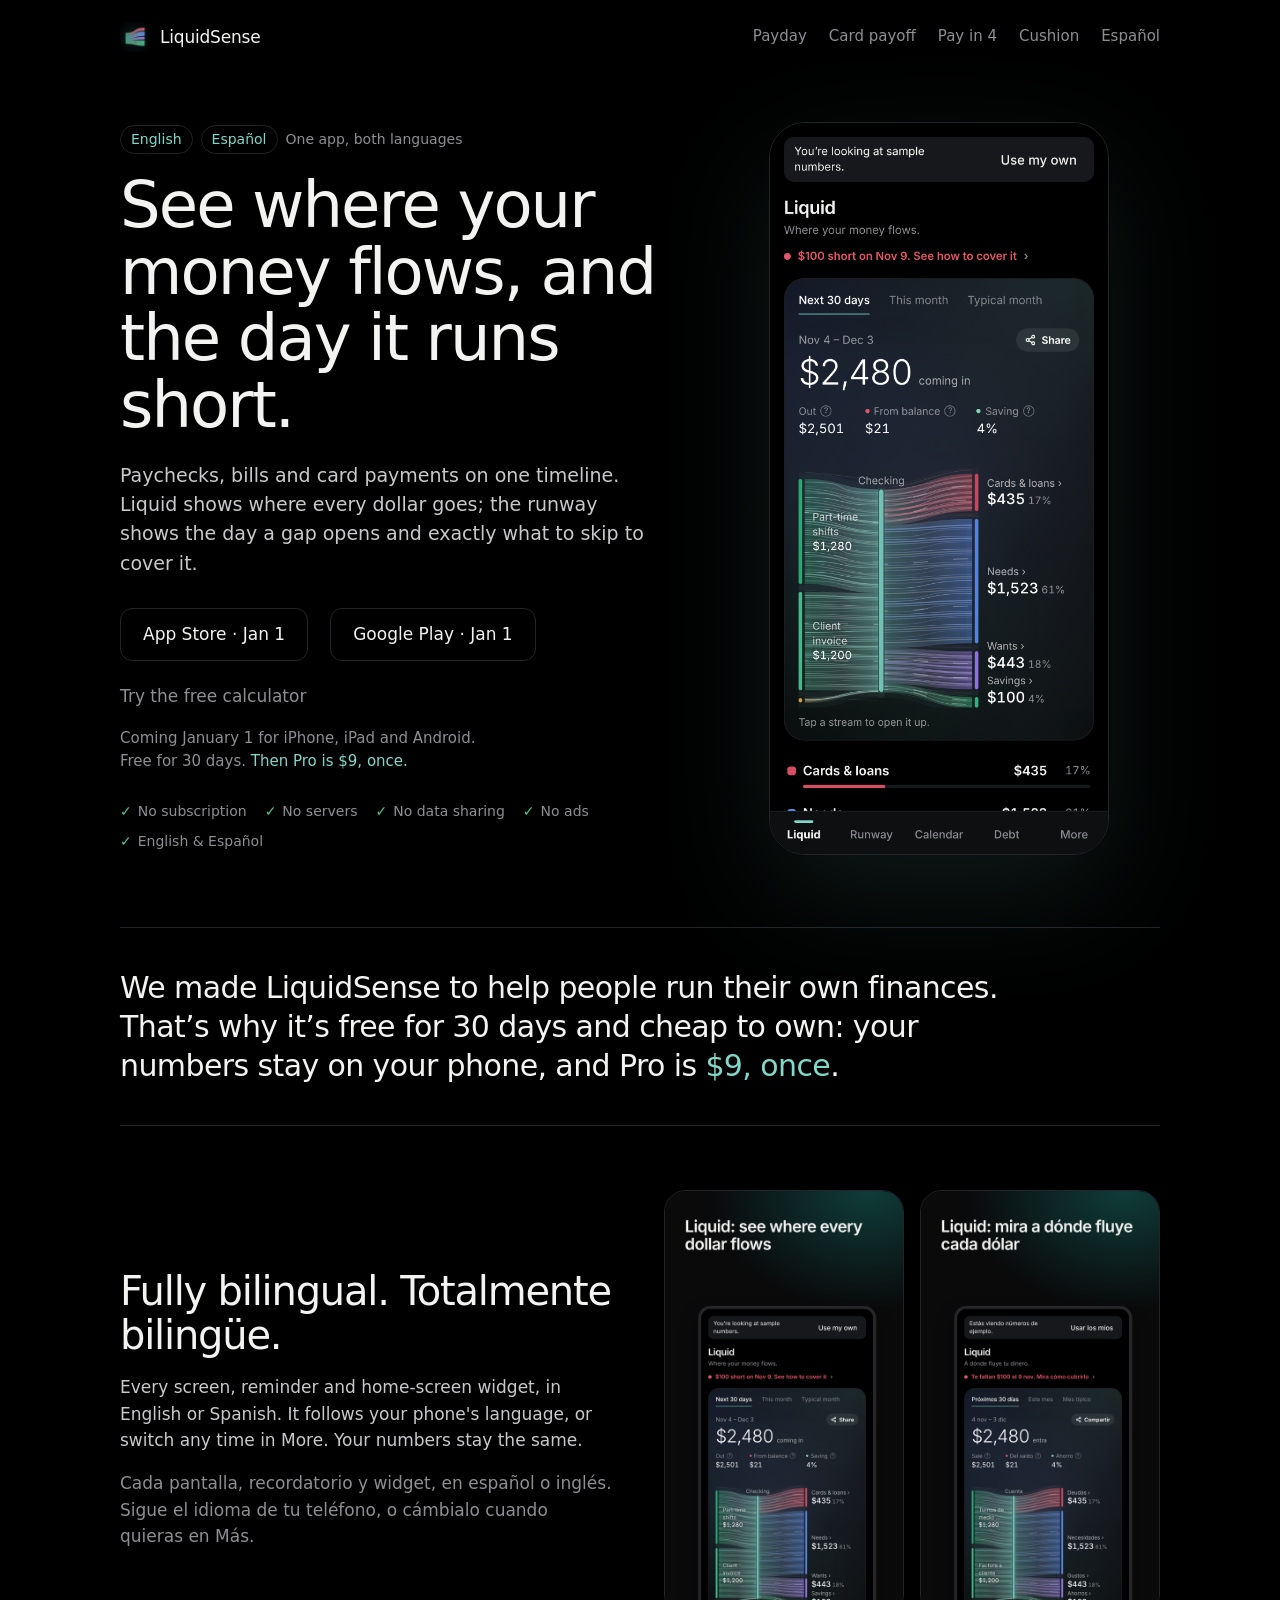
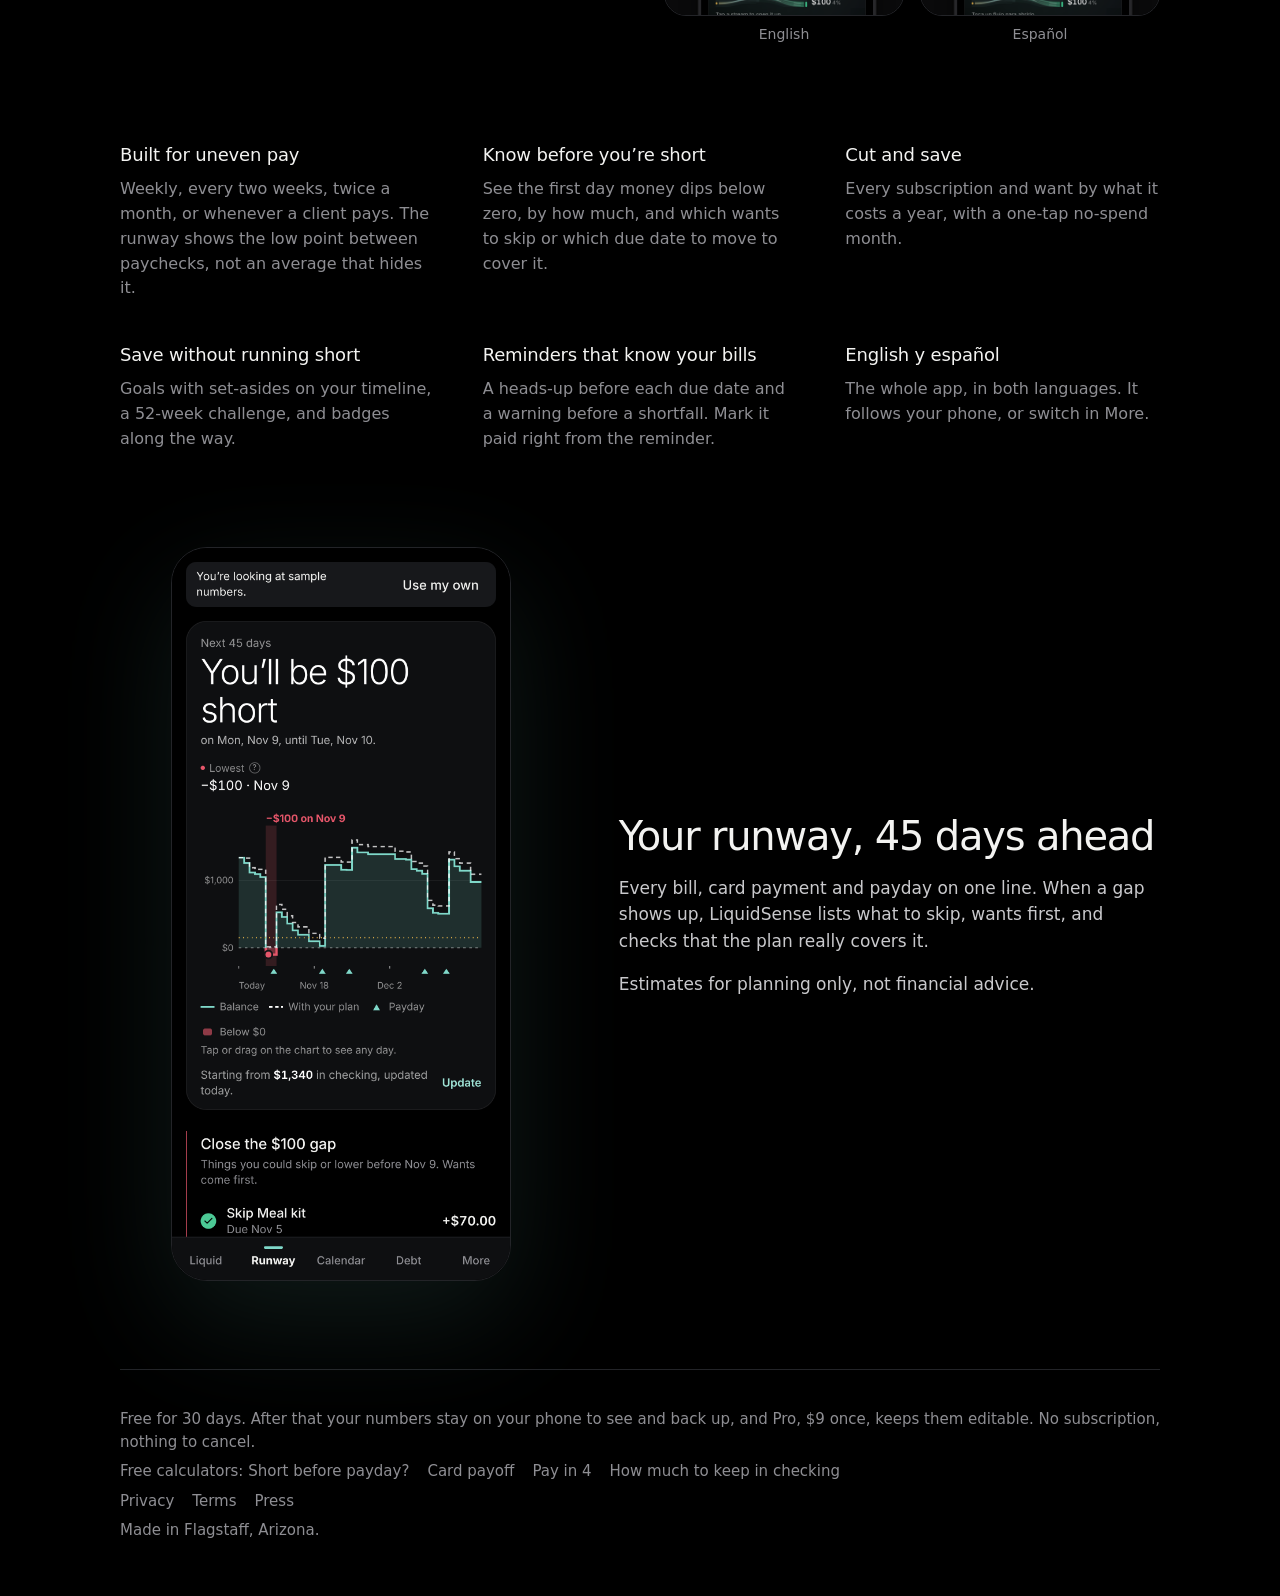
<file: index.html>
<!doctype html>
<html lang="en">
<head>
<meta charset="utf-8">
<meta name="viewport" content="width=device-width, initial-scale=1">
<title>LiquidSense: See Where Your Money Flows</title>
<meta name="description" content="See where every dollar goes and the day money runs short, before it does. No bank login, no subscription: your numbers stay on your phone. In English and Spanish.">
<meta property="og:title" content="LiquidSense: see where your money flows">
<meta property="og:description" content="Where every dollar goes, and the day it runs short. No bank login. $9 once.">
<meta property="og:image" content="assets/shot-liquid.png">
<link rel="icon" href="assets/icon.png">
<link rel="stylesheet" href="styles.css">
</head>
<body>
<div class="wrap">
  <header class="top">
    <a class="brand" href="./"><img src="assets/icon.png" alt="">LiquidSense</a>
    <nav><a href="calculator.html">Payday</a><a href="credit-card-payoff.html">Card payoff</a><a href="pay-in-4.html">Pay in 4</a><a href="checking-cushion.html">Cushion</a><a href="es.html" lang="es">Español</a></nav>
  </header>

  <section class="hero">
    <div class="hero-text">
      <p class="eyebrow"><span>English</span><span>Español</span> One app, both languages</p>
      <h1>See where your money flows, and the day it runs short.</h1>
      <p class="lead">Paychecks, bills and card payments on one timeline. Liquid shows where every dollar goes; the runway shows the day a gap opens and exactly what to skip to cover it.</p>
      <div class="cta">
        <span class="btn soon">App Store · Jan 1</span>
        <span class="btn soon">Google Play · Jan 1</span>
        <a class="link" href="calculator.html">Try the free calculator</a>
      </div>
      <p class="launch">Coming January 1 for iPhone, iPad and Android.<br>Free for 30 days. <strong>Then Pro is $9, once.</strong></p>
      <ul class="promises">
        <li>No subscription</li><li>No servers</li><li>No data sharing</li><li>No ads</li><li>English &amp; Español</li>
      </ul>
    </div>
    <figure class="phone"><img src="assets/shot-liquid.png" alt="Liquid: paychecks flowing through checking into cards and loans, needs, wants and savings, with amounts and shares"></figure>
  </section>

  <section class="why">
    <p>We made LiquidSense to help people run their own finances. That’s why it’s free for 30 days and cheap to own: your numbers stay on your phone, and Pro is <strong>$9, once</strong>.</p>
  </section>

  <section class="both">
    <div class="both-text">
      <h2>Fully bilingual. Totalmente bilingüe.</h2>
      <p>Every screen, reminder and home-screen widget, in English or Spanish. It follows your phone's language, or switch any time in More. Your numbers stay the same.</p>
      <p lang="es" class="muted">Cada pantalla, recordatorio y widget, en español o inglés. Sigue el idioma de tu teléfono, o cámbialo cuando quieras en Más.</p>
    </div>
    <div class="pair">
      <figure><img src="assets/shot-liquid-en.png" alt="LiquidSense in English: Liquid shows where every dollar flows" loading="lazy"><figcaption>English</figcaption></figure>
      <figure><img src="assets/shot-liquid-es.png" alt="LiquidSense en español: Liquid muestra a dónde fluye cada dólar" lang="es" loading="lazy"><figcaption>Español</figcaption></figure>
    </div>
  </section>

  <section class="features">
    <div><h3>Built for uneven pay</h3><p>Weekly, every two weeks, twice a month, or whenever a client pays. The runway shows the low point between paychecks, not an average that hides it.</p></div>
    <div><h3>Know before you’re short</h3><p>See the first day money dips below zero, by how much, and which wants to skip or which due date to move to cover it.</p></div>
    <div><h3>Cut and save</h3><p>Every subscription and want by what it costs a year, with a one-tap no-spend month.</p></div>
    <div><h3>Save without running short</h3><p>Goals with set-asides on your timeline, a 52-week challenge, and badges along the way.</p></div>
    <div><h3>Reminders that know your bills</h3><p>A heads-up before each due date and a warning before a shortfall. Mark it paid right from the reminder.</p></div>
    <div><h3>English y español</h3><p>The whole app, in both languages. It follows your phone, or switch in More.</p></div>
  </section>

  <section class="second">
    <figure class="phone"><img src="assets/shot-runway.png" alt="The runway: a $100 shortfall on rent day, and the wants to skip that cover it"></figure>
    <div>
      <h2>Your runway, 45 days ahead</h2>
      <p>Every bill, card payment and payday on one line. When a gap shows up, LiquidSense lists what to skip, wants first, and checks that the plan really covers it.</p>
      <p class="muted">Estimates for planning only, not financial advice.</p>
    </div>
  </section>

  <footer>
    <p>Free for 30 days. After that your numbers stay on your phone to see and back up, and Pro, $9 once, keeps them editable. No subscription, nothing to cancel.</p>
    <p>Free calculators: <a href="calculator.html">Short before payday?</a><a href="credit-card-payoff.html">Card payoff</a><a href="pay-in-4.html">Pay in 4</a><a href="checking-cushion.html">How much to keep in checking</a></p>
    <p><a href="privacy.html">Privacy</a><a href="terms.html">Terms</a><a href="press.html">Press</a></p>
    <p class="muted">Made in Flagstaff, Arizona.</p>
  </footer>
</div>
</body>
</html>
</file>
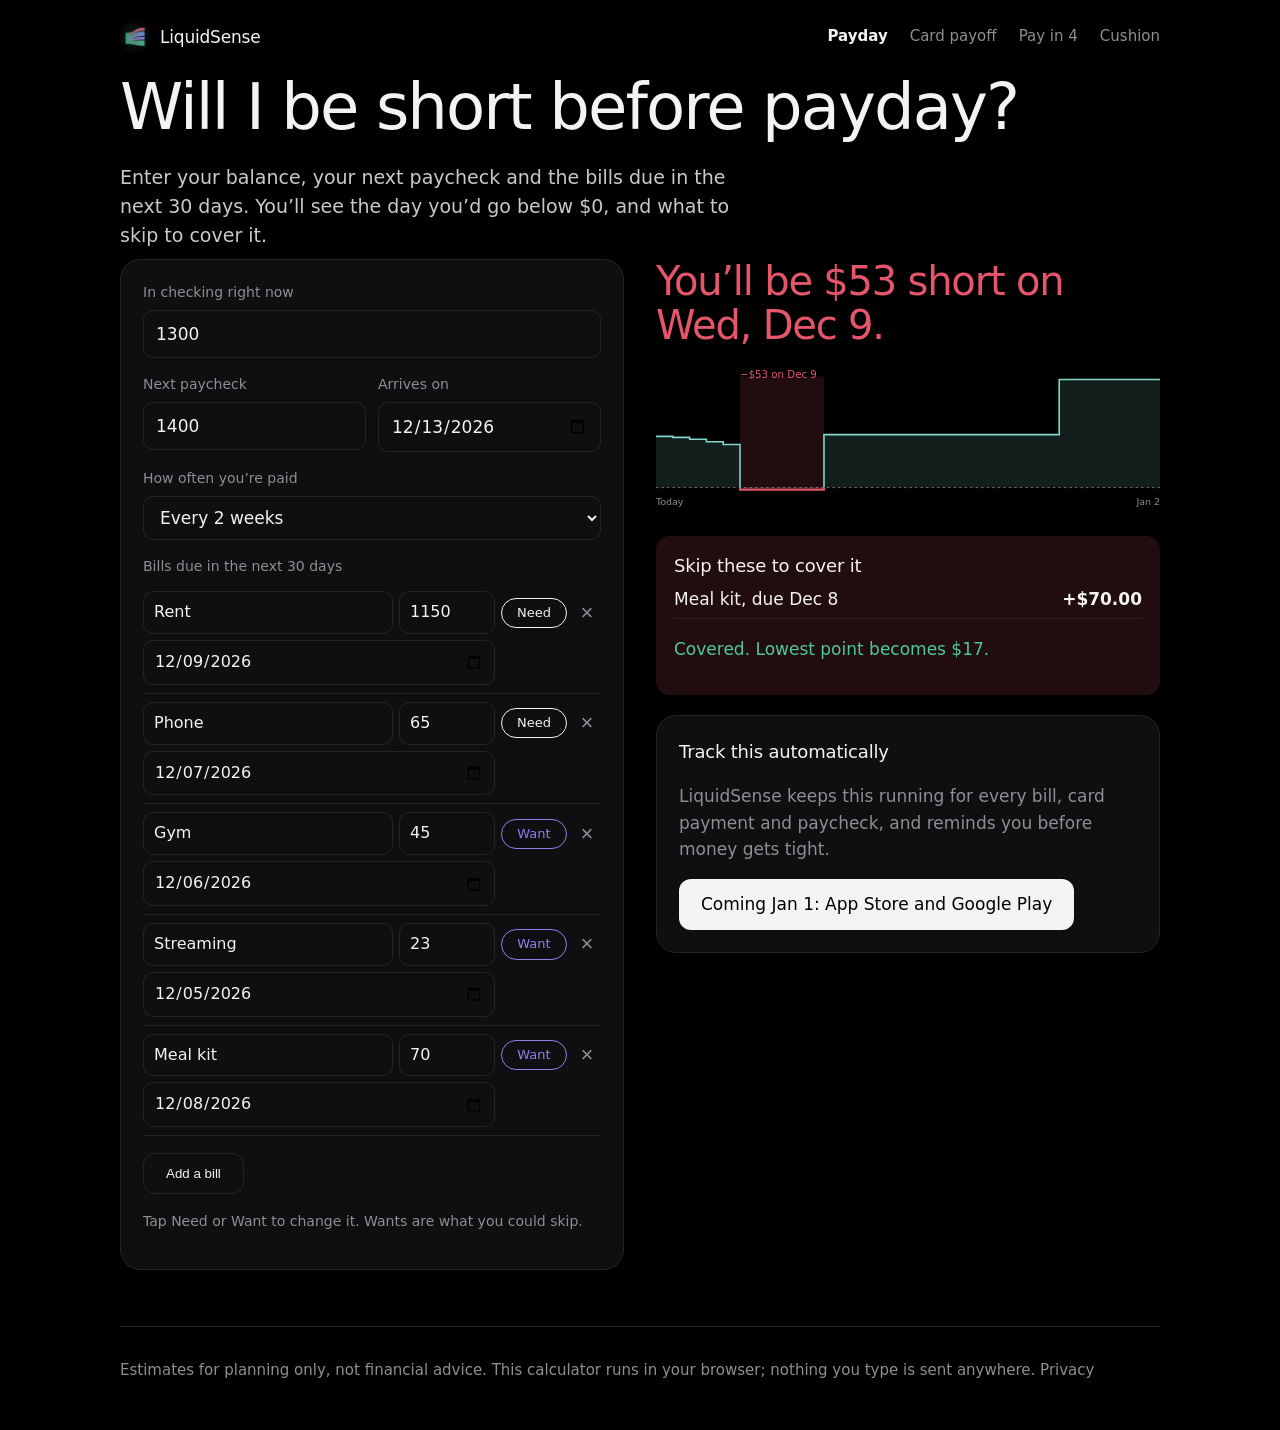
<file: calculator.html>
<!doctype html>
<html lang="en">
<head>
<meta charset="utf-8">
<meta name="viewport" content="width=device-width, initial-scale=1">
<title>Will I Be Short Before Payday? Free Bill Calculator | LiquidSense</title>
<meta name="description" content="Free calculator: enter your balance, payday and bills to see the day you'd run short, and which wants to skip to cover it. Nothing you type leaves your browser.">
<link rel="icon" href="assets/icon.png">
<link rel="stylesheet" href="styles.css">
</head>
<body>
<div class="wrap">
  <header class="top">
    <a class="brand" href="./"><img src="assets/icon.png" alt="">LiquidSense</a>
    <nav><a href="calculator.html" aria-current="page">Payday</a><a href="credit-card-payoff.html">Card payoff</a><a href="pay-in-4.html">Pay in 4</a><a href="checking-cushion.html">Cushion</a></nav>
  </header>
  <h1>Will I be short before payday?</h1>
  <p class="lead">Enter your balance, your next paycheck and the bills due in the next 30 days. You’ll see the day you’d go below $0, and what to skip to cover it.</p>
  <div class="calc">
    <div class="card">
      <div class="field"><label for="cash">In checking right now</label><input id="cash" inputmode="decimal" value="1300"></div>
      <div class="two">
        <div class="field"><label for="pay">Next paycheck</label><input id="pay" inputmode="decimal" value="1400"></div>
        <div class="field"><label for="payDate">Arrives on</label><input id="payDate" type="date"></div>
      </div>
      <div class="field"><label for="cadence">How often you’re paid</label>
        <select id="cadence"><option value="biweekly">Every 2 weeks</option><option value="weekly">Weekly</option><option value="monthly">Monthly</option><option value="once">It varies</option></select>
      </div>
      <label>Bills due in the next 30 days</label>
      <div id="bills"></div>
      <p><button type="button" id="add" class="btn secondary">Add a bill</button></p>
      <p class="muted" style="font-size:14px">Tap Need or Want to change it. Wants are what you could skip.</p>
    </div>
    <div>
      <div id="result" aria-live="polite"></div>
      <div class="card" style="margin-top:20px">
        <h3>Track this automatically</h3>
        <p class="muted">LiquidSense keeps this running for every bill, card payment and paycheck, and reminds you before money gets tight.</p>
        <a class="btn" href="./">Coming Jan 1: App Store and Google Play</a>
      </div>
    </div>
  </div>
  <footer>Estimates for planning only, not financial advice. This calculator runs in your browser; nothing you type is sent anywhere. <a href="privacy.html">Privacy</a></footer>
</div>
<script src="assets/calc.js"></script>
</body>
</html>
</file>
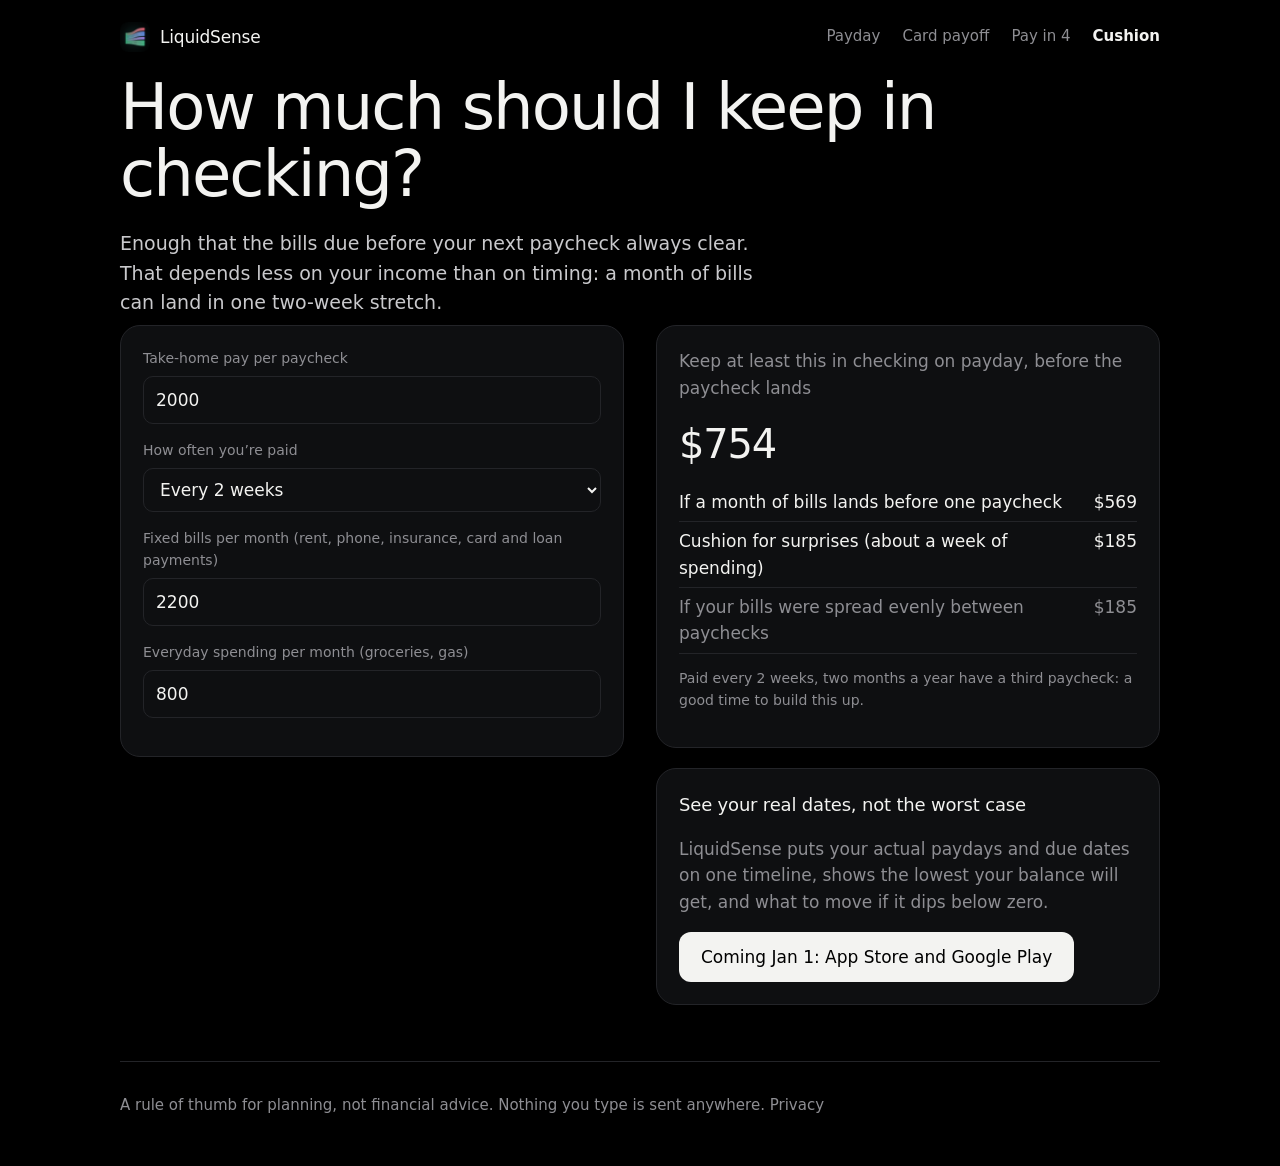
<file: checking-cushion.html>
<!doctype html>
<html lang="en">
<head>
<meta charset="utf-8">
<meta name="viewport" content="width=device-width, initial-scale=1">
<title>How Much Should I Keep in Checking? Calculator | LiquidSense</title>
<meta name="description" content="Free calculator: how much to keep in checking so bills never bounce, based on your paycheck, how often you’re paid and when bills land. Nothing you type leaves your browser.">
<link rel="icon" href="assets/icon.png">
<link rel="stylesheet" href="styles.css">
</head>
<body>
<div class="wrap">
  <header class="top">
    <a class="brand" href="./"><img src="assets/icon.png" alt="">LiquidSense</a>
    <nav><a href="calculator.html">Payday</a><a href="credit-card-payoff.html">Card payoff</a><a href="pay-in-4.html">Pay in 4</a><a href="checking-cushion.html" aria-current="page">Cushion</a></nav>
  </header>
  <h1>How much should I keep in checking?</h1>
  <p class="lead">Enough that the bills due before your next paycheck always clear. That depends less on your income than on timing: a month of bills can land in one two-week stretch.</p>
  <div class="calc">
    <div class="card">
      <div class="field"><label for="pay">Take-home pay per paycheck</label><input id="pay" inputmode="decimal" value="2000"></div>
      <div class="field"><label for="freq">How often you’re paid</label>
        <select id="freq"><option value="52">Weekly</option><option value="26" selected>Every 2 weeks</option><option value="24">Twice a month</option><option value="12">Monthly</option></select>
      </div>
      <div class="field"><label for="bills">Fixed bills per month (rent, phone, insurance, card and loan payments)</label><input id="bills" inputmode="decimal" value="2200"></div>
      <div class="field"><label for="spend">Everyday spending per month (groceries, gas)</label><input id="spend" inputmode="decimal" value="800"></div>
    </div>
    <div>
      <div id="result" aria-live="polite"></div>
      <div class="card" style="margin-top:20px">
        <h3>See your real dates, not the worst case</h3>
        <p class="muted">LiquidSense puts your actual paydays and due dates on one timeline, shows the lowest your balance will get, and what to move if it dips below zero.</p>
        <a class="btn" href="./">Coming Jan 1: App Store and Google Play</a>
      </div>
    </div>
  </div>
  <footer>A rule of thumb for planning, not financial advice. Nothing you type is sent anywhere. <a href="privacy.html">Privacy</a></footer>
</div>
<script>
const $ = (id) => document.getElementById(id);
const money = (id) => Math.max(0, parseFloat(($(id).value || '').replace(/[$,\s]/g, '')) || 0);
const usd = (x) => '$' + Math.round(x).toLocaleString('en-US');
function update() {
  const pay = money('pay'), perYear = +$('freq').value, bills = money('bills'), spend = money('spend');
  if (!pay) { $('result').innerHTML = ''; return; }
  const perMonth = perYear / 12;                    // paychecks in an average month
  const spendPer = spend / perMonth;                // everyday spending between two paychecks
  // Worst case: every fixed bill lands before the next paycheck. Even case: they're spread out.
  const worst = Math.max(0, bills + spendPer - pay);
  const even = Math.max(0, bills / perMonth + spendPer - pay);
  const cushion = spend / 4.33;                     // about a week of everyday spending, for surprises
  const keep = worst + cushion;
  const left = pay * perMonth - bills - spend;
  const warn = left < 0
    ? `<p style="color:var(--short)">Your bills and spending are about ${usd(-left)} a month more than you take home, so no cushion lasts. Cutting or moving something comes first.</p>` : '';
  $('result').innerHTML = `<div class="card">${warn}<p class="muted" style="margin:0">Keep at least this in checking on payday, before the paycheck lands</p>
    <div class="result">${usd(keep)}</div>
    <div class="plan" style="background:transparent;padding:0"><ul>
      <li><span>If a month of bills lands before one paycheck</span><span>${usd(worst)}</span></li>
      <li><span>Cushion for surprises (about a week of spending)</span><span>${usd(cushion)}</span></li>
      <li><span class="muted">If your bills were spread evenly between paychecks</span><span class="muted">${usd(even + cushion)}</span></li>
    </ul></div>
    <p class="muted" style="font-size:14px">${perYear === 26 ? 'Paid every 2 weeks, two months a year have a third paycheck: a good time to build this up.' : perYear === 12 ? 'Paid monthly, the whole month’s bills come out of one paycheck, so timing matters most.' : 'Your real number sits between the two, depending on when your bills are due.'}</p></div>`;
}
['pay', 'freq', 'bills', 'spend'].forEach((id) => $(id).addEventListener('input', update));
update();
</script>
</body>
</html>
</file>
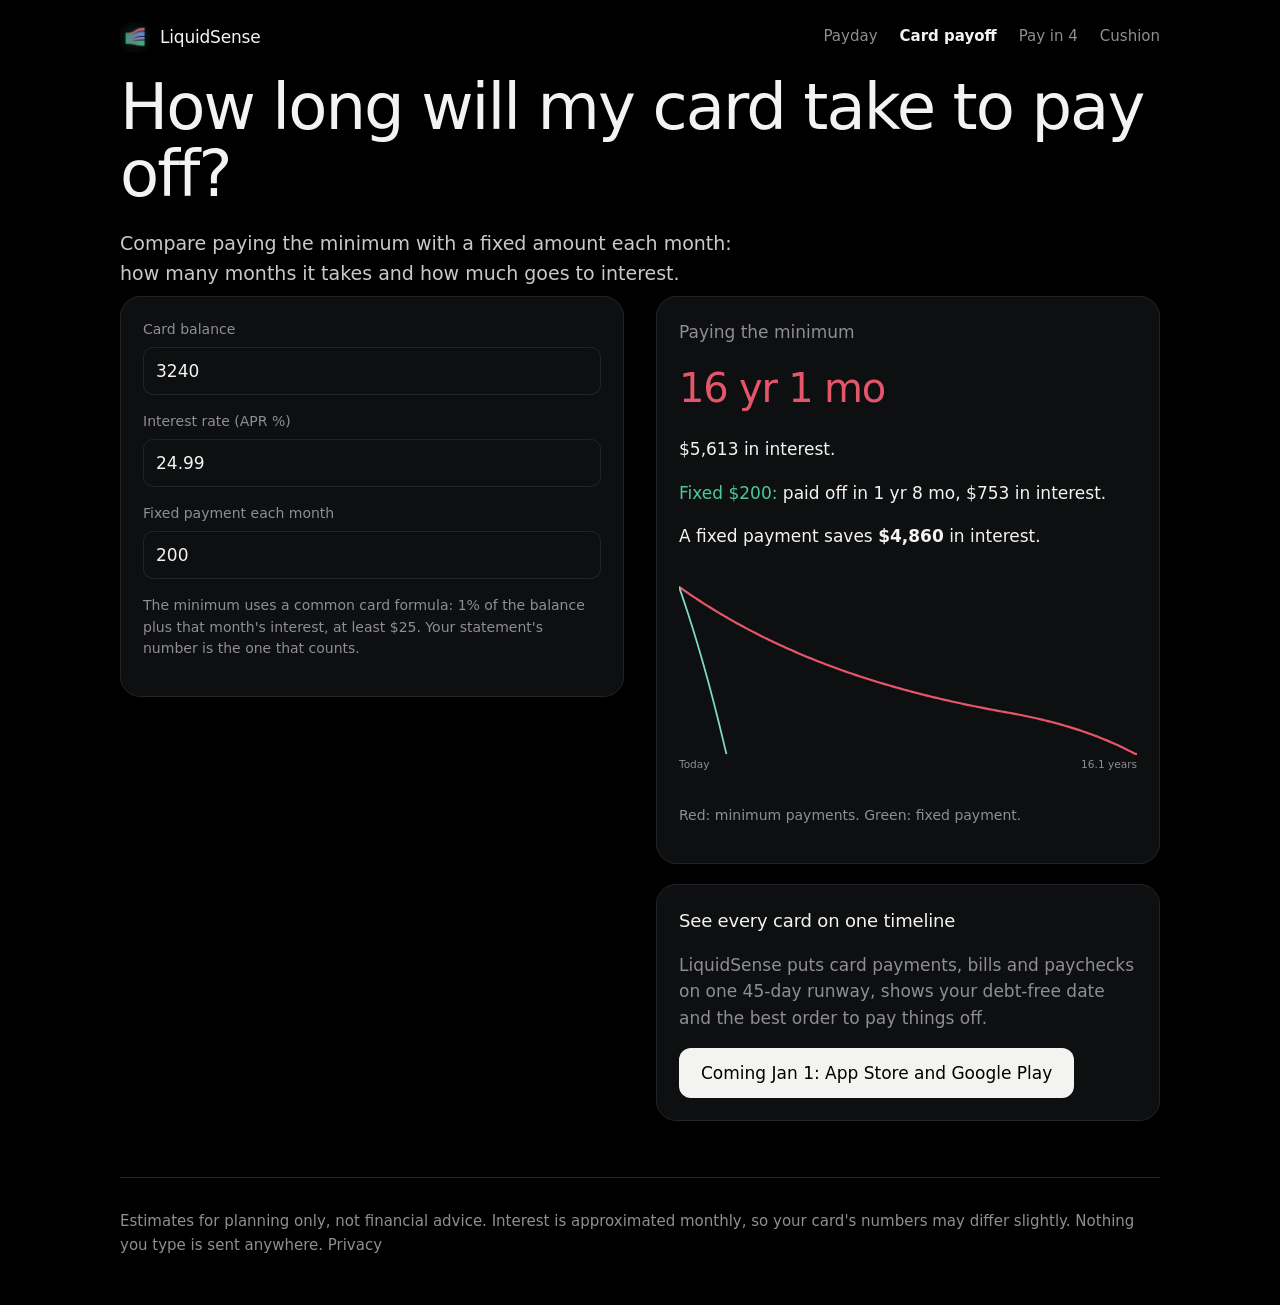
<file: credit-card-payoff.html>
<!doctype html>
<html lang="en">
<head>
<meta charset="utf-8">
<meta name="viewport" content="width=device-width, initial-scale=1">
<title>Credit Card Payoff Calculator: Minimum vs. Fixed Payment | LiquidSense</title>
<meta name="description" content="Free credit card payoff calculator. See how long the minimum payment takes and how much interest it costs, compared with a fixed monthly payment. Nothing you type leaves your browser.">
<link rel="icon" href="assets/icon.png">
<link rel="stylesheet" href="styles.css">
</head>
<body>
<div class="wrap">
  <header class="top">
    <a class="brand" href="./"><img src="assets/icon.png" alt="">LiquidSense</a>
    <nav><a href="calculator.html">Payday</a><a href="credit-card-payoff.html" aria-current="page">Card payoff</a><a href="pay-in-4.html">Pay in 4</a><a href="checking-cushion.html">Cushion</a></nav>
  </header>
  <h1>How long will my card take to pay off?</h1>
  <p class="lead">Compare paying the minimum with a fixed amount each month: how many months it takes and how much goes to interest.</p>
  <div class="calc">
    <div class="card">
      <div class="field"><label for="bal">Card balance</label><input id="bal" inputmode="decimal" value="3240"></div>
      <div class="field"><label for="apr">Interest rate (APR %)</label><input id="apr" inputmode="decimal" value="24.99"></div>
      <div class="field"><label for="pay">Fixed payment each month</label><input id="pay" inputmode="decimal" value="200"></div>
      <p class="muted" style="font-size:14px">The minimum uses a common card formula: 1% of the balance plus that month's interest, at least $25. Your statement's number is the one that counts.</p>
    </div>
    <div>
      <div id="result" aria-live="polite"></div>
      <div class="card" style="margin-top:20px">
        <h3>See every card on one timeline</h3>
        <p class="muted">LiquidSense puts card payments, bills and paychecks on one 45-day runway, shows your debt-free date and the best order to pay things off.</p>
        <a class="btn" href="./">Coming Jan 1: App Store and Google Play</a>
      </div>
    </div>
  </div>
  <footer>Estimates for planning only, not financial advice. Interest is approximated monthly, so your card's numbers may differ slightly. Nothing you type is sent anywhere. <a href="privacy.html">Privacy</a></footer>
</div>
<script>
const $ = (id) => document.getElementById(id);
const num = (id) => Math.max(0, parseFloat(($(id).value || '').replace(/[$,\s]/g, '')) || 0);
const money = (c) => '$' + Math.round(c / 100).toLocaleString('en-US');
// Cents throughout, like the app. Returns the balance after each month.
function run(balance, aprBps, payFor) {
  const path = [balance]; let interest = 0, b = balance;
  for (let m = 0; m < 600 && b > 0; m++) {
    const i = Math.round(b * aprBps / 10000 / 12);
    const pay = Math.min(b + i, payFor(b, i));
    if (pay <= i) return { never: true, path };
    b = b + i - pay; interest += i; path.push(b);
  }
  return { months: path.length - 1, interest, path, never: b > 0 };
}
function chart(a, b) {
  const W = 520, H = 200, n = Math.max(a.path.length, b.path.length), max = a.path[0] || 1;
  const pts = (p) => p.map((v, i) => `${(i / Math.max(1, n - 1)) * W},${H - (v / max) * (H - 10)}`).join(' ');
  return `<svg viewBox="0 0 ${W} ${H + 20}" role="img" aria-label="Balance over time">
    <polyline class="line-short" points="${pts(a.path)}"/><polyline class="line-ok" points="${pts(b.path)}"/>
    <text class="axis" x="0" y="${H + 16}">Today</text><text class="axis" x="${W}" y="${H + 16}" text-anchor="end">${Math.round((n - 1) / 12 * 10) / 10} years</text></svg>`;
}
function update() {
  const bal = Math.round(num('bal') * 100), apr = Math.round(num('apr') * 100), fixed = Math.round(num('pay') * 100);
  if (!bal) { $('result').innerHTML = ''; return; }
  const min = run(bal, apr, (b, i) => Math.max(2500, Math.round(b * 0.01) + i));
  const fix = run(bal, apr, () => fixed);
  const yrs = (m) => m >= 12 ? `${Math.floor(m / 12)} yr ${m % 12} mo` : `${m} months`;
  const fixLine = fix.never ? `<p class="short">$${(fixed / 100).toFixed(0)} a month doesn't cover the interest. Try a bigger payment.</p>`
    : `<p><span class="ok">Fixed $${(fixed / 100).toFixed(0)}:</span> paid off in ${yrs(fix.months)}, ${money(fix.interest)} in interest.</p>`;
  const saved = !fix.never && !min.never ? Math.max(0, min.interest - fix.interest) : 0;
  $('result').innerHTML = `<div class="card">
    <p class="muted" style="margin:0">Paying the minimum</p>
    <div class="result short">${min.never ? 'Never paid off' : yrs(min.months)}</div>
    <p>${min.never ? '' : `${money(min.interest)} in interest.`}</p>
    ${fixLine}
    ${saved ? `<p>A fixed payment saves <strong>${money(saved)}</strong> in interest.</p>` : ''}
    ${chart(min, fix.never ? { path: [bal] } : fix)}
    <p class="muted" style="font-size:14px">Red: minimum payments. Green: fixed payment.</p></div>`;
}
['bal', 'apr', 'pay'].forEach((id) => $(id).addEventListener('input', update));
update();
</script>
</body>
</html>
</file>
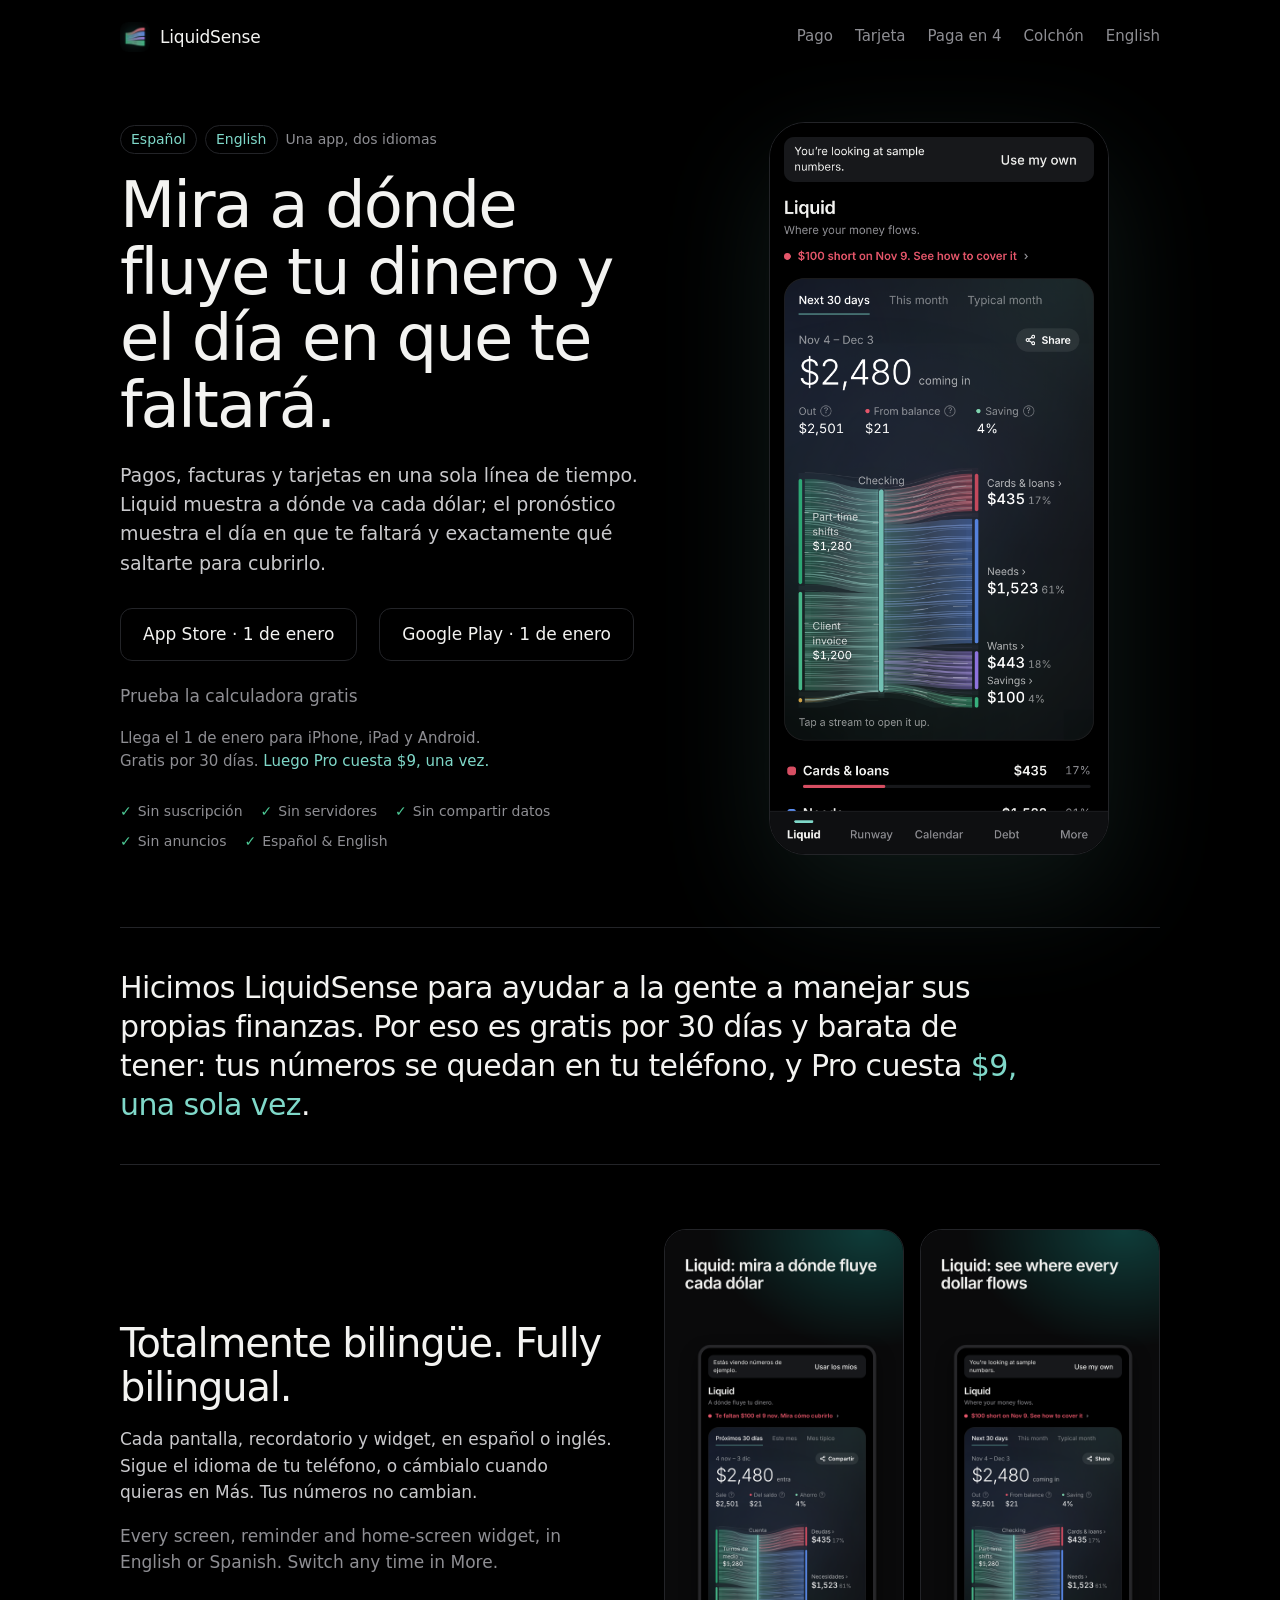
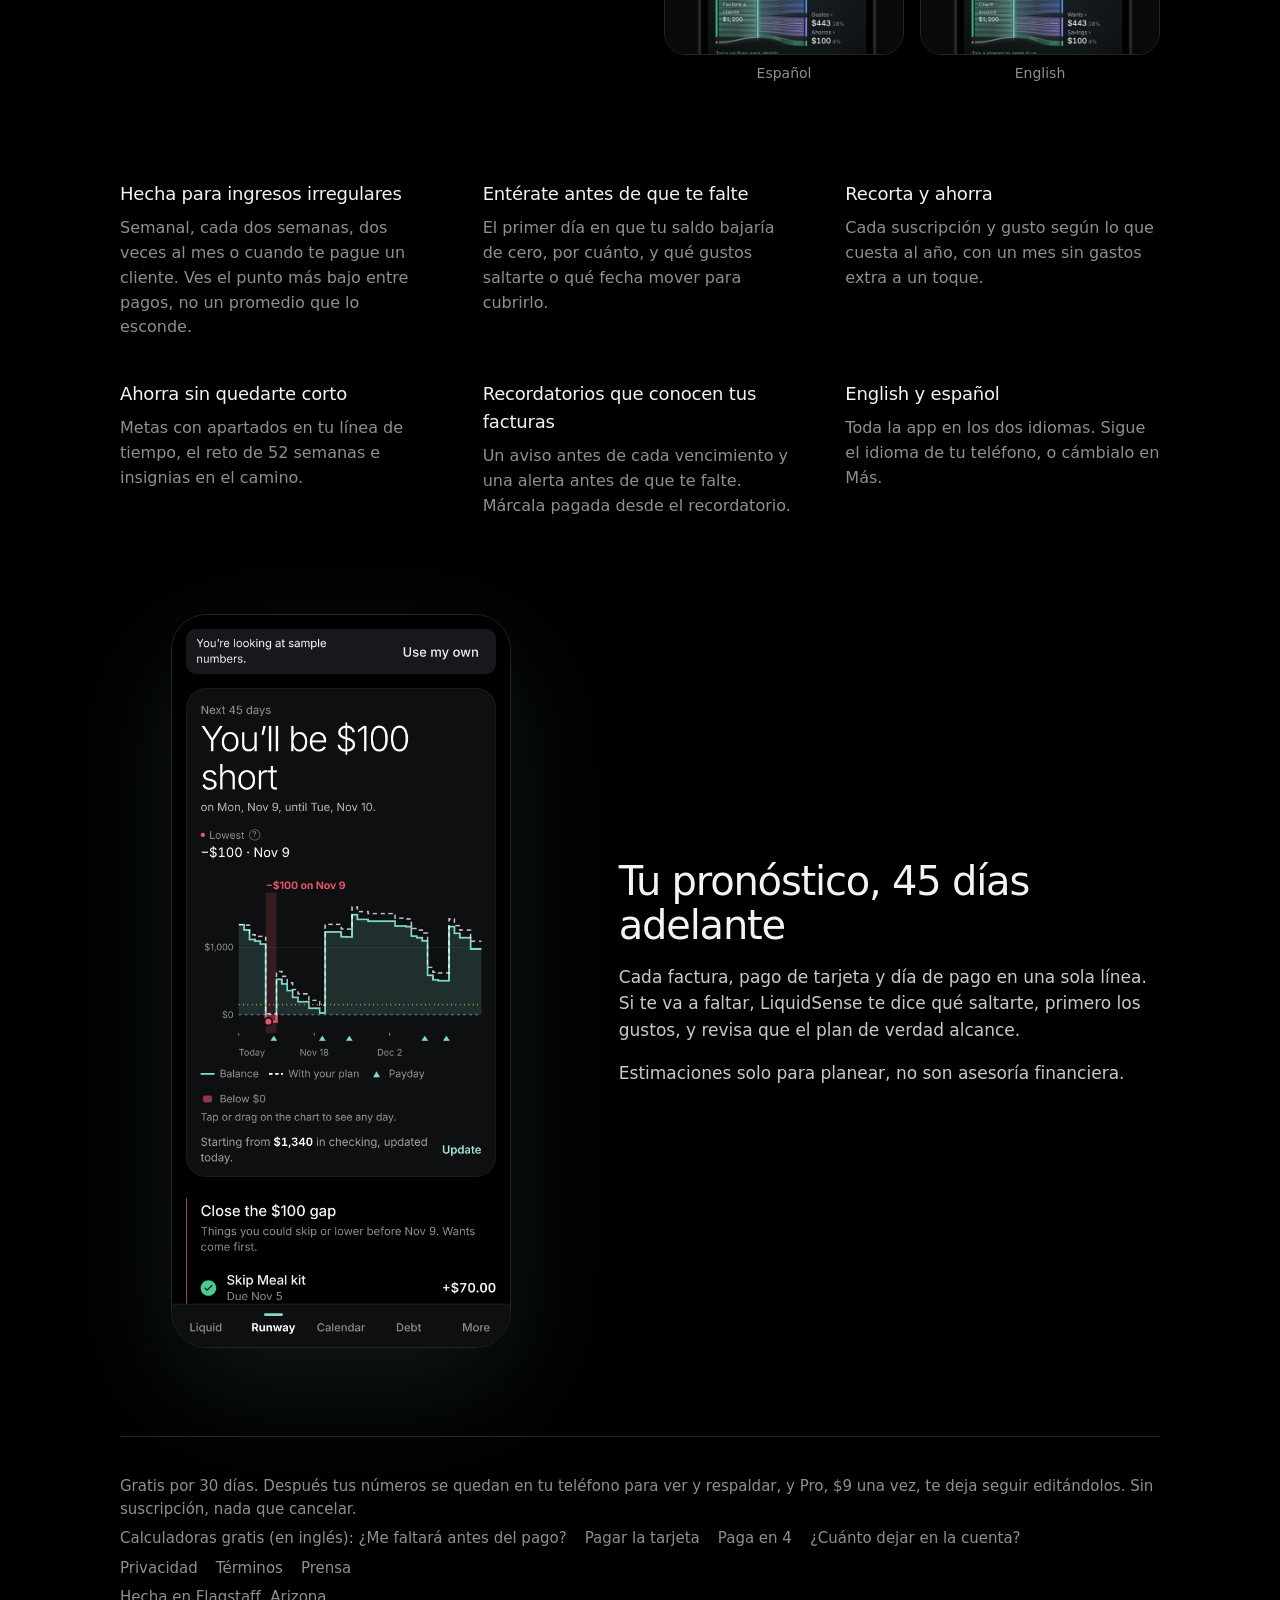
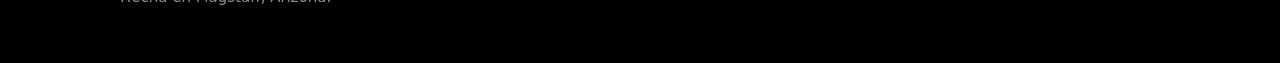
<file: es.html>
<!doctype html>
<html lang="es">
<head>
<meta charset="utf-8">
<meta name="viewport" content="width=device-width, initial-scale=1">
<title>LiquidSense: mira a dónde fluye tu dinero</title>
<meta name="description" content="Mira a dónde va cada dólar y el día en que te faltará dinero, antes de que pase. Sin conectar tu banco, sin suscripción: tus números se quedan en tu teléfono.">
<meta property="og:title" content="LiquidSense: mira a dónde fluye tu dinero">
<meta property="og:description" content="A dónde va cada dólar y el día en que falta. Sin banco. $9 una vez.">
<meta property="og:image" content="assets/shot-liquid.png">
<link rel="icon" href="assets/icon.png">
<link rel="stylesheet" href="styles.css">
</head>
<body>
<div class="wrap">
  <header class="top">
    <a class="brand" href="./"><img src="assets/icon.png" alt="">LiquidSense</a>
    <nav><a href="calculator.html">Pago</a><a href="credit-card-payoff.html">Tarjeta</a><a href="pay-in-4.html">Paga en 4</a><a href="checking-cushion.html">Colchón</a><a href="./" lang="en">English</a></nav>
  </header>

  <section class="hero">
    <div class="hero-text">
      <p class="eyebrow"><span>Español</span><span>English</span> Una app, dos idiomas</p>
      <h1>Mira a dónde fluye tu dinero y el día en que te faltará.</h1>
      <p class="lead">Pagos, facturas y tarjetas en una sola línea de tiempo. Liquid muestra a dónde va cada dólar; el pronóstico muestra el día en que te faltará y exactamente qué saltarte para cubrirlo.</p>
      <div class="cta">
        <span class="btn soon">App Store · 1 de enero</span>
        <span class="btn soon">Google Play · 1 de enero</span>
        <a class="link" href="calculator.html">Prueba la calculadora gratis</a>
      </div>
      <p class="launch">Llega el 1 de enero para iPhone, iPad y Android.<br>Gratis por 30 días. <strong>Luego Pro cuesta $9, una vez.</strong></p>
      <ul class="promises">
        <li>Sin suscripción</li><li>Sin servidores</li><li>Sin compartir datos</li><li>Sin anuncios</li><li>Español &amp; English</li>
      </ul>
    </div>
    <figure class="phone"><img src="assets/shot-liquid.png" alt="Liquid: tus pagos fluyen por tu cuenta de cheques hacia deudas, necesidades, gustos y ahorros"></figure>
  </section>

  <section class="why">
    <p>Hicimos LiquidSense para ayudar a la gente a manejar sus propias finanzas. Por eso es gratis por 30 días y barata de tener: tus números se quedan en tu teléfono, y Pro cuesta <strong>$9, una sola vez</strong>.</p>
  </section>

  <section class="both">
    <div class="both-text">
      <h2>Totalmente bilingüe. Fully bilingual.</h2>
      <p>Cada pantalla, recordatorio y widget, en español o inglés. Sigue el idioma de tu teléfono, o cámbialo cuando quieras en Más. Tus números no cambian.</p>
      <p lang="en" class="muted">Every screen, reminder and home-screen widget, in English or Spanish. Switch any time in More.</p>
    </div>
    <div class="pair">
      <figure><img src="assets/shot-liquid-es.png" alt="LiquidSense en español: Liquid muestra a dónde fluye cada dólar" loading="lazy"><figcaption>Español</figcaption></figure>
      <figure><img src="assets/shot-liquid-en.png" alt="LiquidSense in English: Liquid shows where every dollar flows" lang="en" loading="lazy"><figcaption>English</figcaption></figure>
    </div>
  </section>

  <section class="features">
    <div><h3>Hecha para ingresos irregulares</h3><p>Semanal, cada dos semanas, dos veces al mes o cuando te pague un cliente. Ves el punto más bajo entre pagos, no un promedio que lo esconde.</p></div>
    <div><h3>Entérate antes de que te falte</h3><p>El primer día en que tu saldo bajaría de cero, por cuánto, y qué gustos saltarte o qué fecha mover para cubrirlo.</p></div>
    <div><h3>Recorta y ahorra</h3><p>Cada suscripción y gusto según lo que cuesta al año, con un mes sin gastos extra a un toque.</p></div>
    <div><h3>Ahorra sin quedarte corto</h3><p>Metas con apartados en tu línea de tiempo, el reto de 52 semanas e insignias en el camino.</p></div>
    <div><h3>Recordatorios que conocen tus facturas</h3><p>Un aviso antes de cada vencimiento y una alerta antes de que te falte. Márcala pagada desde el recordatorio.</p></div>
    <div><h3>English y español</h3><p>Toda la app en los dos idiomas. Sigue el idioma de tu teléfono, o cámbialo en Más.</p></div>
  </section>

  <section class="second">
    <figure class="phone"><img src="assets/shot-runway.png" alt="El pronóstico: faltan $100 el día de la renta y los gustos a saltar que lo cubren"></figure>
    <div>
      <h2>Tu pronóstico, 45 días adelante</h2>
      <p>Cada factura, pago de tarjeta y día de pago en una sola línea. Si te va a faltar, LiquidSense te dice qué saltarte, primero los gustos, y revisa que el plan de verdad alcance.</p>
      <p class="muted">Estimaciones solo para planear, no son asesoría financiera.</p>
    </div>
  </section>

  <footer>
    <p>Gratis por 30 días. Después tus números se quedan en tu teléfono para ver y respaldar, y Pro, $9 una vez, te deja seguir editándolos. Sin suscripción, nada que cancelar.</p>
    <p>Calculadoras gratis (en inglés): <a href="calculator.html">¿Me faltará antes del pago?</a><a href="credit-card-payoff.html">Pagar la tarjeta</a><a href="pay-in-4.html">Paga en 4</a><a href="checking-cushion.html">¿Cuánto dejar en la cuenta?</a></p>
    <p><a href="privacy.html">Privacidad</a><a href="terms.html">Términos</a><a href="press.html">Prensa</a></p>
    <p class="muted">Hecha en Flagstaff, Arizona.</p>
  </footer>
</div>
</body>
</html>
</file>
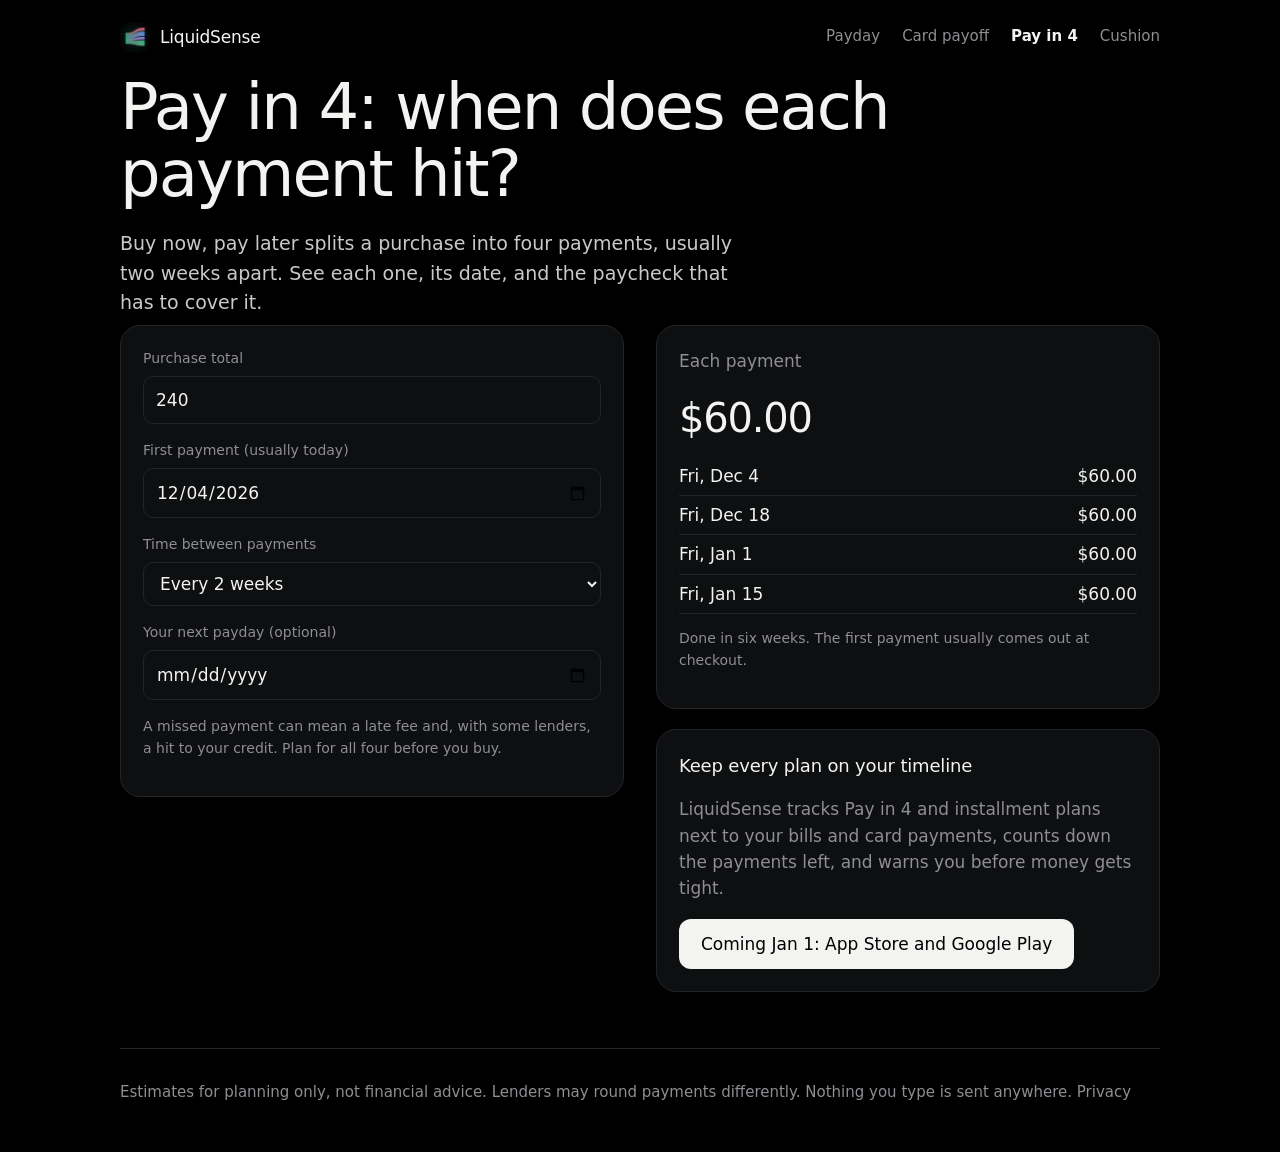
<file: pay-in-4.html>
<!doctype html>
<html lang="en">
<head>
<meta charset="utf-8">
<meta name="viewport" content="width=device-width, initial-scale=1">
<title>Pay in 4 Calculator: Payment Dates and Amounts | LiquidSense</title>
<meta name="description" content="Free Pay in 4 calculator. See each of the four payments and the date it comes out, and which paycheck covers it. Nothing you type leaves your browser.">
<link rel="icon" href="assets/icon.png">
<link rel="stylesheet" href="styles.css">
</head>
<body>
<div class="wrap">
  <header class="top">
    <a class="brand" href="./"><img src="assets/icon.png" alt="">LiquidSense</a>
    <nav><a href="calculator.html">Payday</a><a href="credit-card-payoff.html">Card payoff</a><a href="pay-in-4.html" aria-current="page">Pay in 4</a><a href="checking-cushion.html">Cushion</a></nav>
  </header>
  <h1>Pay in 4: when does each payment hit?</h1>
  <p class="lead">Buy now, pay later splits a purchase into four payments, usually two weeks apart. See each one, its date, and the paycheck that has to cover it.</p>
  <div class="calc">
    <div class="card">
      <div class="field"><label for="amt">Purchase total</label><input id="amt" inputmode="decimal" value="240"></div>
      <div class="field"><label for="first">First payment (usually today)</label><input id="first" type="date"></div>
      <div class="field"><label for="every">Time between payments</label>
        <select id="every"><option value="14">Every 2 weeks</option><option value="30">Monthly</option></select>
      </div>
      <div class="field"><label for="payday">Your next payday (optional)</label><input id="payday" type="date"></div>
      <p class="muted" style="font-size:14px">A missed payment can mean a late fee and, with some lenders, a hit to your credit. Plan for all four before you buy.</p>
    </div>
    <div>
      <div id="result" aria-live="polite"></div>
      <div class="card" style="margin-top:20px">
        <h3>Keep every plan on your timeline</h3>
        <p class="muted">LiquidSense tracks Pay in 4 and installment plans next to your bills and card payments, counts down the payments left, and warns you before money gets tight.</p>
        <a class="btn" href="./">Coming Jan 1: App Store and Google Play</a>
      </div>
    </div>
  </div>
  <footer>Estimates for planning only, not financial advice. Lenders may round payments differently. Nothing you type is sent anywhere. <a href="privacy.html">Privacy</a></footer>
</div>
<script>
const $ = (id) => document.getElementById(id);
const iso = (d) => d.toISOString().slice(0, 10);
const parse = (s) => s ? new Date(s + 'T00:00:00Z') : null;
const fmt = (d) => d.toLocaleDateString('en-US', { weekday: 'short', month: 'short', day: 'numeric', timeZone: 'UTC' });
const today = new Date(); $('first').value = iso(new Date(Date.UTC(today.getFullYear(), today.getMonth(), today.getDate())));
function update() {
  const total = Math.round((parseFloat(($('amt').value || '').replace(/[$,\s]/g, '')) || 0) * 100);
  const first = parse($('first').value), every = +$('every').value, payday = parse($('payday').value);
  if (!total || !first) { $('result').innerHTML = ''; return; }
  // Four payments; any leftover cent goes on the first one, as most lenders do.
  const base = Math.floor(total / 4), extra = total - base * 4;
  const rows = [0, 1, 2, 3].map((i) => {
    const d = new Date(first);
    if (every === 30) d.setUTCMonth(d.getUTCMonth() + i); else d.setUTCDate(d.getUTCDate() + 14 * i);
    let cover = '';
    if (payday) {
      // Assume paid every two weeks from that payday: find the last payday on or before this date.
      const diff = Math.floor((d - payday) / 86400000);
      cover = diff < 0 ? 'from what’s in checking now' : `from your ${fmt(new Date(payday.getTime() + Math.floor(diff / 14) * 14 * 86400000))} paycheck`;
    }
    return `<li><span>${fmt(d)}${cover ? `<br><span class="muted" style="font-size:14px">${cover}</span>` : ''}</span><span>$${((base + (i === 0 ? extra : 0)) / 100).toFixed(2)}</span></li>`;
  });
  $('result').innerHTML = `<div class="card"><p class="muted" style="margin:0">Each payment</p>
    <div class="result">$${(base / 100).toFixed(2)}</div>
    <div class="plan" style="background:transparent;padding:0"><ul>${rows.join('')}</ul></div>
    <p class="muted" style="font-size:14px">${every === 14 ? 'Done in six weeks.' : 'Done in three months.'} The first payment usually comes out at checkout.</p></div>`;
}
['amt', 'first', 'every', 'payday'].forEach((id) => $(id).addEventListener('input', update));
update();
</script>
</body>
</html>
</file>
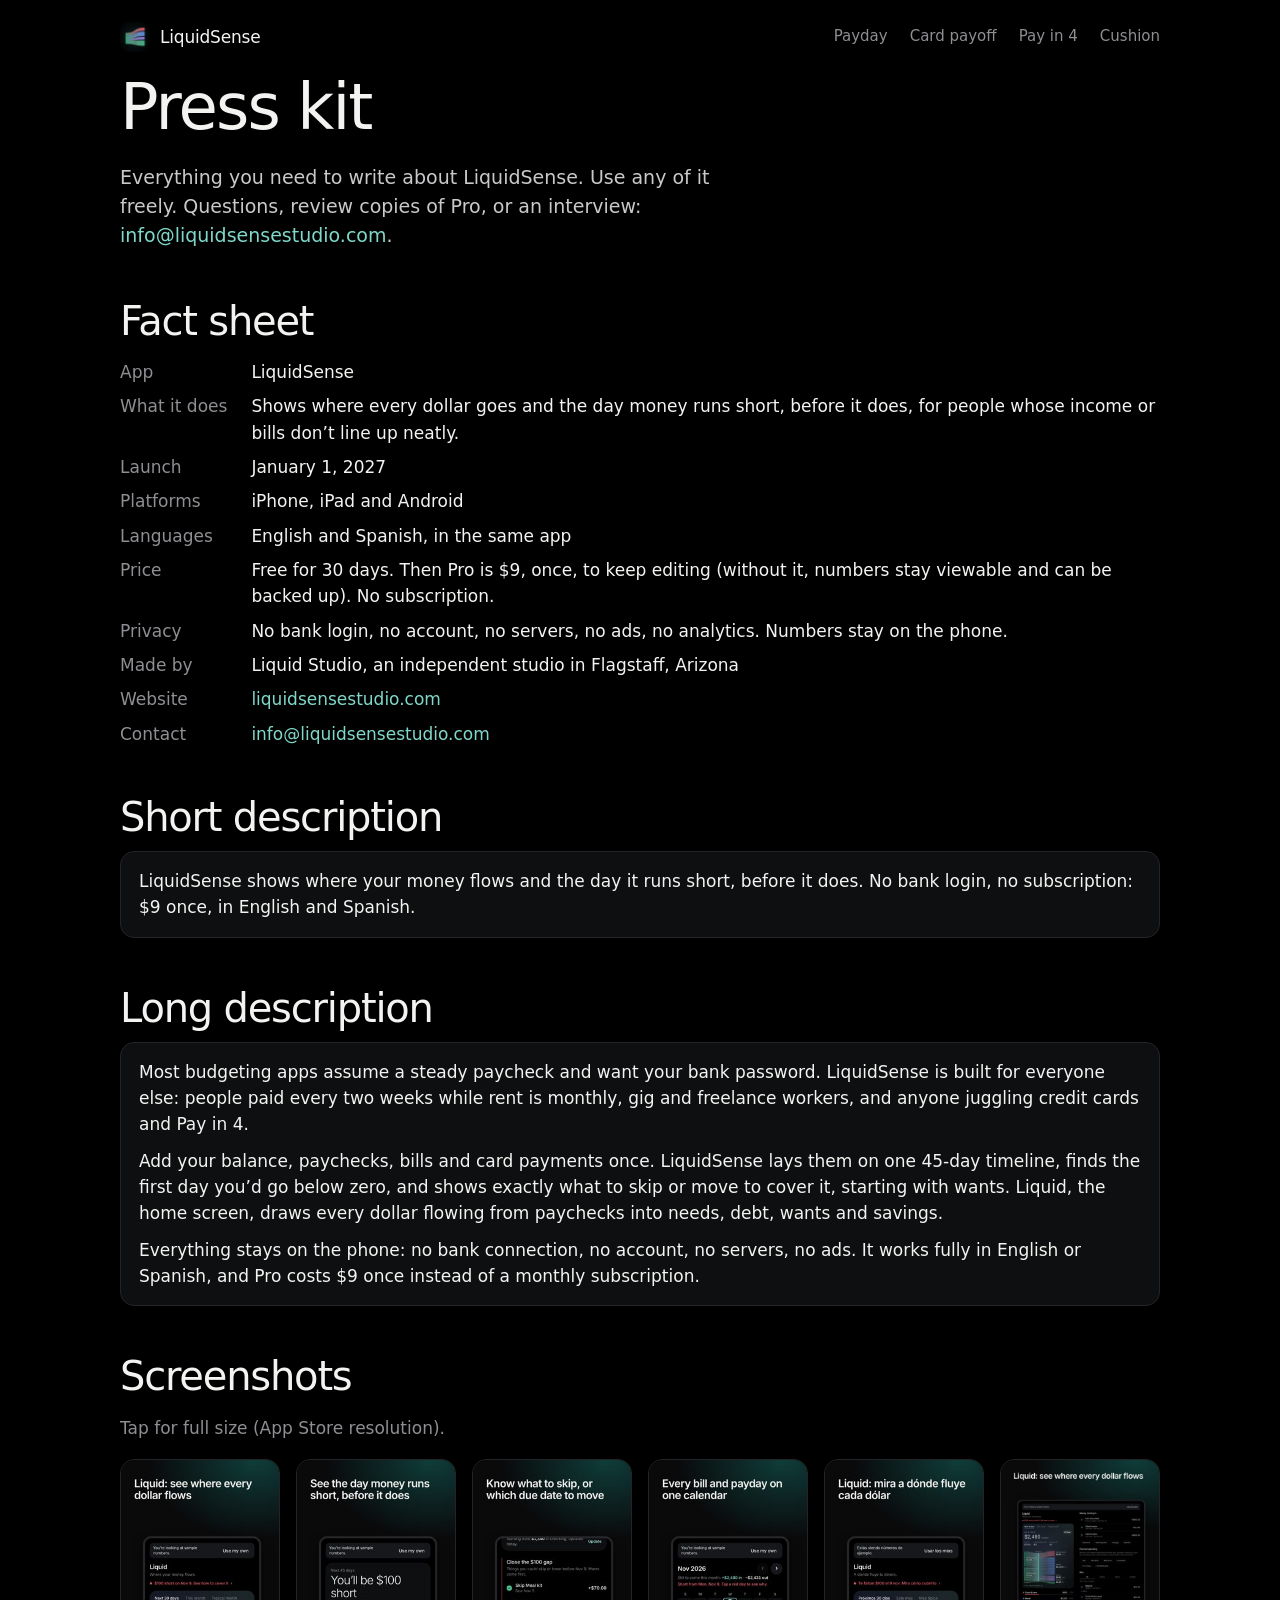
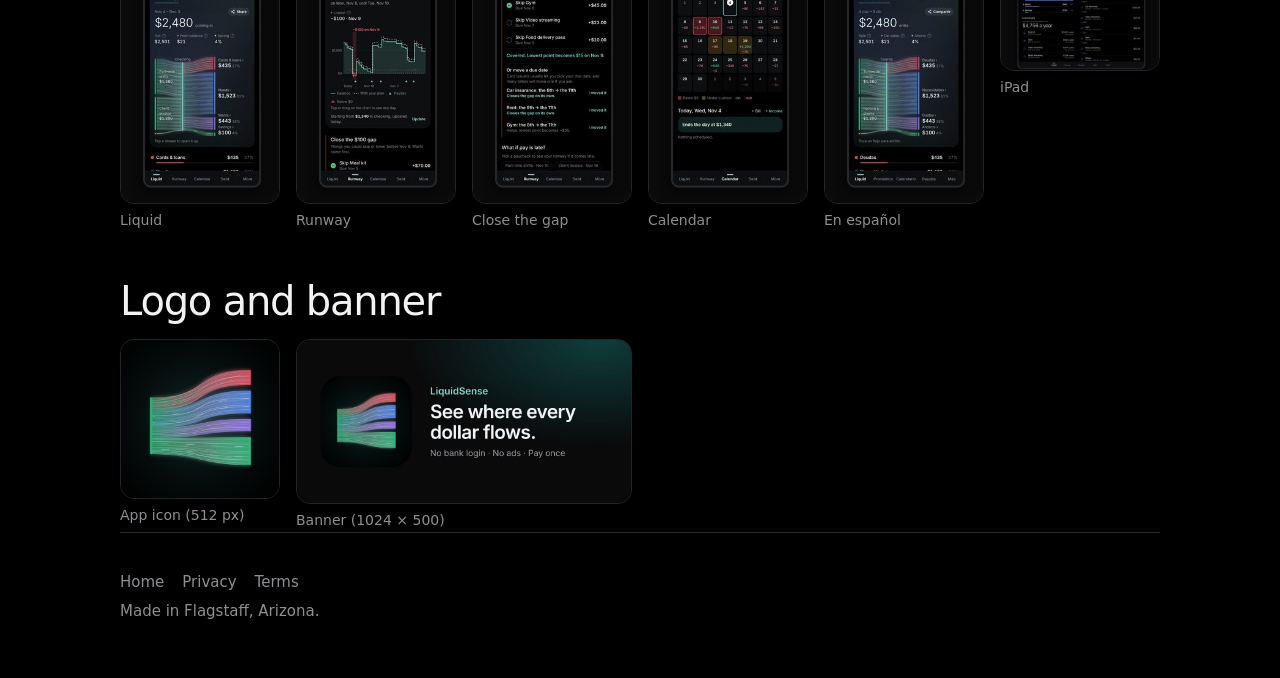
<file: press.html>
<!doctype html>
<html lang="en">
<head>
<meta charset="utf-8">
<meta name="viewport" content="width=device-width, initial-scale=1">
<title>Press Kit | LiquidSense</title>
<meta name="description" content="LiquidSense press kit: fact sheet, descriptions, screenshots and icon for the cash-runway app for uneven income. English and Spanish, $9 once, launching January 1, 2027.">
<link rel="icon" href="assets/icon.png">
<link rel="stylesheet" href="styles.css">
<style>
  .facts { display: grid; grid-template-columns: max-content 1fr; gap: 8px 24px; margin: 16px 0 8px; }
  .facts dt { color: var(--muted); }
  .facts dd { margin: 0; }
  .shots { display: grid; grid-template-columns: repeat(auto-fill, minmax(150px, 1fr)); gap: 16px; margin-top: 16px; }
  .shots a { display: block; color: var(--muted); font-size: 14px; }
  .shots img { width: 100%; height: auto; border-radius: 14px; border: 1px solid var(--line); display: block; margin-bottom: 6px; }
  .copy { background: var(--surface); border: 1px solid var(--line); border-radius: 14px; padding: 16px 18px; margin-top: 12px; }
  .copy p { margin: 0 0 10px; }
  .copy p:last-child { margin: 0; }
  .press h2 { margin-top: 48px; }
  @media (max-width: 520px) { .facts { grid-template-columns: 1fr; gap: 2px; } .facts dd { margin-bottom: 10px; } }
</style>
</head>
<body>
<div class="wrap press">
  <header class="top">
    <a class="brand" href="./"><img src="assets/icon.png" alt="">LiquidSense</a>
    <nav><a href="calculator.html">Payday</a><a href="credit-card-payoff.html">Card payoff</a><a href="pay-in-4.html">Pay in 4</a><a href="checking-cushion.html">Cushion</a></nav>
  </header>

  <h1>Press kit</h1>
  <p class="lead">Everything you need to write about LiquidSense. Use any of it freely. Questions, review copies of Pro, or an interview: <a href="mailto:info@liquidsensestudio.com">info@liquidsensestudio.com</a>.</p>

  <h2>Fact sheet</h2>
  <dl class="facts">
    <dt>App</dt><dd>LiquidSense</dd>
    <dt>What it does</dt><dd>Shows where every dollar goes and the day money runs short, before it does, for people whose income or bills don’t line up neatly.</dd>
    <dt>Launch</dt><dd>January 1, 2027</dd>
    <dt>Platforms</dt><dd>iPhone, iPad and Android</dd>
    <dt>Languages</dt><dd>English and Spanish, in the same app</dd>
    <dt>Price</dt><dd>Free for 30 days. Then Pro is $9, once, to keep editing (without it, numbers stay viewable and can be backed up). No subscription.</dd>
    <dt>Privacy</dt><dd>No bank login, no account, no servers, no ads, no analytics. Numbers stay on the phone.</dd>
    <dt>Made by</dt><dd>Liquid Studio, an independent studio in Flagstaff, Arizona</dd>
    <dt>Website</dt><dd><a href="https://liquidsensestudio.com/">liquidsensestudio.com</a></dd>
    <dt>Contact</dt><dd><a href="mailto:info@liquidsensestudio.com">info@liquidsensestudio.com</a></dd>
  </dl>

  <h2>Short description</h2>
  <div class="copy"><p>LiquidSense shows where your money flows and the day it runs short, before it does. No bank login, no subscription: $9 once, in English and Spanish.</p></div>

  <h2>Long description</h2>
  <div class="copy">
    <p>Most budgeting apps assume a steady paycheck and want your bank password. LiquidSense is built for everyone else: people paid every two weeks while rent is monthly, gig and freelance workers, and anyone juggling credit cards and Pay in 4.</p>
    <p>Add your balance, paychecks, bills and card payments once. LiquidSense lays them on one 45-day timeline, finds the first day you’d go below zero, and shows exactly what to skip or move to cover it, starting with wants. Liquid, the home screen, draws every dollar flowing from paychecks into needs, debt, wants and savings.</p>
    <p>Everything stays on the phone: no bank connection, no account, no servers, no ads. It works fully in English or Spanish, and Pro costs $9 once instead of a monthly subscription.</p>
  </div>

  <h2>Screenshots</h2>
  <p class="muted">Tap for full size (App Store resolution).</p>
  <div class="shots">
    <a href="press/liquid.jpg"><img src="press/liquid-thumb.jpg" alt="Liquid: where every dollar flows" loading="lazy">Liquid</a>
    <a href="press/runway.jpg"><img src="press/runway-thumb.jpg" alt="Runway: the day money runs short" loading="lazy">Runway</a>
    <a href="press/close-the-gap.jpg"><img src="press/close-the-gap-thumb.jpg" alt="Close the gap: what to skip" loading="lazy">Close the gap</a>
    <a href="press/calendar.jpg"><img src="press/calendar-thumb.jpg" alt="Calendar of tight and short days" loading="lazy">Calendar</a>
    <a href="press/liquid-es.jpg"><img src="press/liquid-es-thumb.jpg" alt="Liquid en español" loading="lazy">En español</a>
    <a href="press/ipad-liquid.jpg"><img src="press/ipad-liquid-thumb.jpg" alt="Liquid on iPad" loading="lazy">iPad</a>
  </div>

  <h2>Logo and banner</h2>
  <div class="shots">
    <a href="press/icon-512.png"><img src="press/icon-512.png" alt="LiquidSense app icon" loading="lazy">App icon (512 px)</a>
    <a href="press/banner.jpg" style="grid-column: span 2"><img src="press/banner.jpg" alt="LiquidSense banner" loading="lazy">Banner (1024 × 500)</a>
  </div>

  <footer>
    <p><a href="./">Home</a><a href="privacy.html">Privacy</a><a href="terms.html">Terms</a></p>
    <p class="muted">Made in Flagstaff, Arizona.</p>
  </footer>
</div>
</body>
</html>
</file>
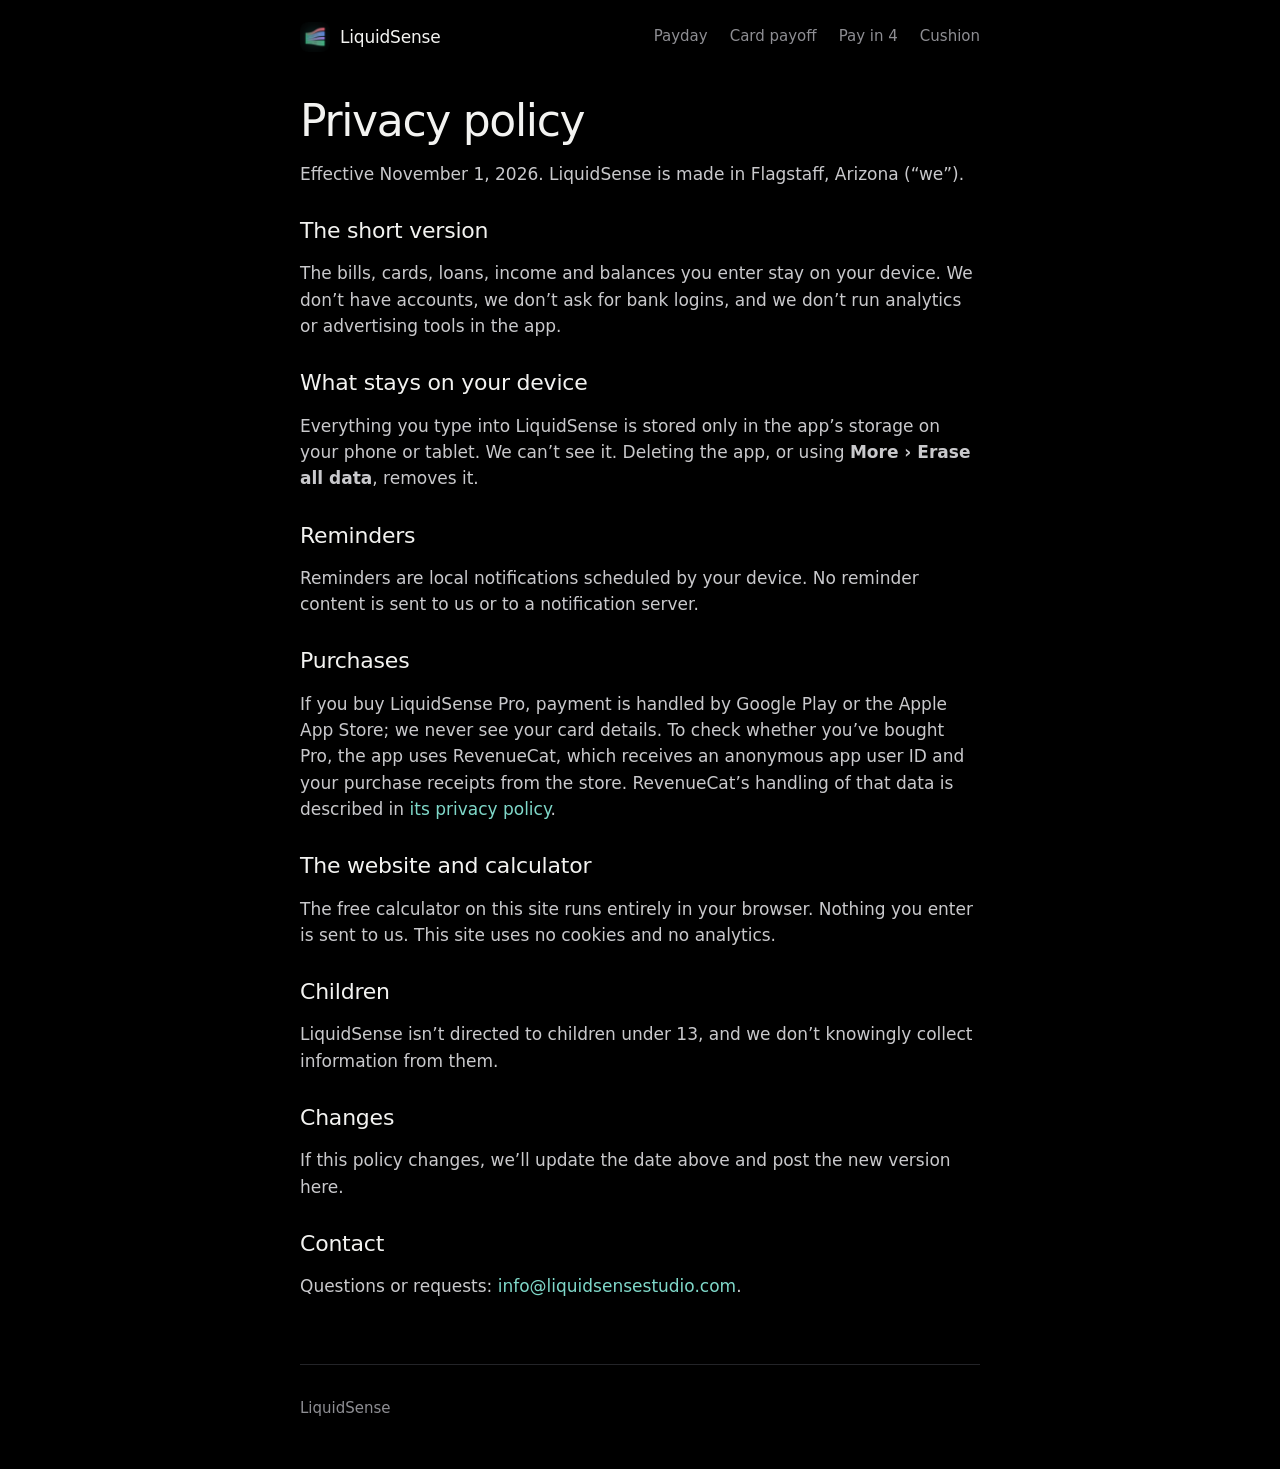
<file: privacy.html>
<!doctype html>
<html lang="en">
<head>
<meta charset="utf-8">
<meta name="viewport" content="width=device-width, initial-scale=1">
<title>Privacy Policy | LiquidSense</title>
<meta name="description" content="How LiquidSense handles your data: your numbers stay on your device.">
<link rel="icon" href="assets/icon.png">
<link rel="stylesheet" href="styles.css">
</head>
<body>
<div class="wrap narrow">
  <header class="top">
    <a class="brand" href="./"><img src="assets/icon.png" alt="">LiquidSense</a>
    <nav><a href="calculator.html">Payday</a><a href="credit-card-payoff.html">Card payoff</a><a href="pay-in-4.html">Pay in 4</a><a href="checking-cushion.html">Cushion</a></nav>
  </header>
  <main class="prose">
    <h1>Privacy policy</h1>
    <p class="muted">Effective November 1, 2026. LiquidSense is made in Flagstaff, Arizona (“we”).</p>

    <h2>The short version</h2>
    <p>The bills, cards, loans, income and balances you enter stay on your device. We don’t have accounts, we don’t ask for bank logins, and we don’t run analytics or advertising tools in the app.</p>

    <h2>What stays on your device</h2>
    <p>Everything you type into LiquidSense is stored only in the app’s storage on your phone or tablet. We can’t see it. Deleting the app, or using <b>More › Erase all data</b>, removes it.</p>

    <h2>Reminders</h2>
    <p>Reminders are local notifications scheduled by your device. No reminder content is sent to us or to a notification server.</p>

    <h2>Purchases</h2>
    <p>If you buy LiquidSense Pro, payment is handled by Google Play or the Apple App Store; we never see your card details. To check whether you’ve bought Pro, the app uses RevenueCat, which receives an anonymous app user ID and your purchase receipts from the store. RevenueCat’s handling of that data is described in <a href="https://www.revenuecat.com/privacy">its privacy policy</a>.</p>

    <h2>The website and calculator</h2>
    <p>The free calculator on this site runs entirely in your browser. Nothing you enter is sent to us. This site uses no cookies and no analytics.</p>

    <h2>Children</h2>
    <p>LiquidSense isn’t directed to children under 13, and we don’t knowingly collect information from them.</p>

    <h2>Changes</h2>
    <p>If this policy changes, we’ll update the date above and post the new version here.</p>

    <h2>Contact</h2>
    <p>Questions or requests: <a href="mailto:info@liquidsensestudio.com">info@liquidsensestudio.com</a>.</p>
  </main>
  <footer><a href="./">LiquidSense</a></footer>
</div>
</body>
</html>
</file>
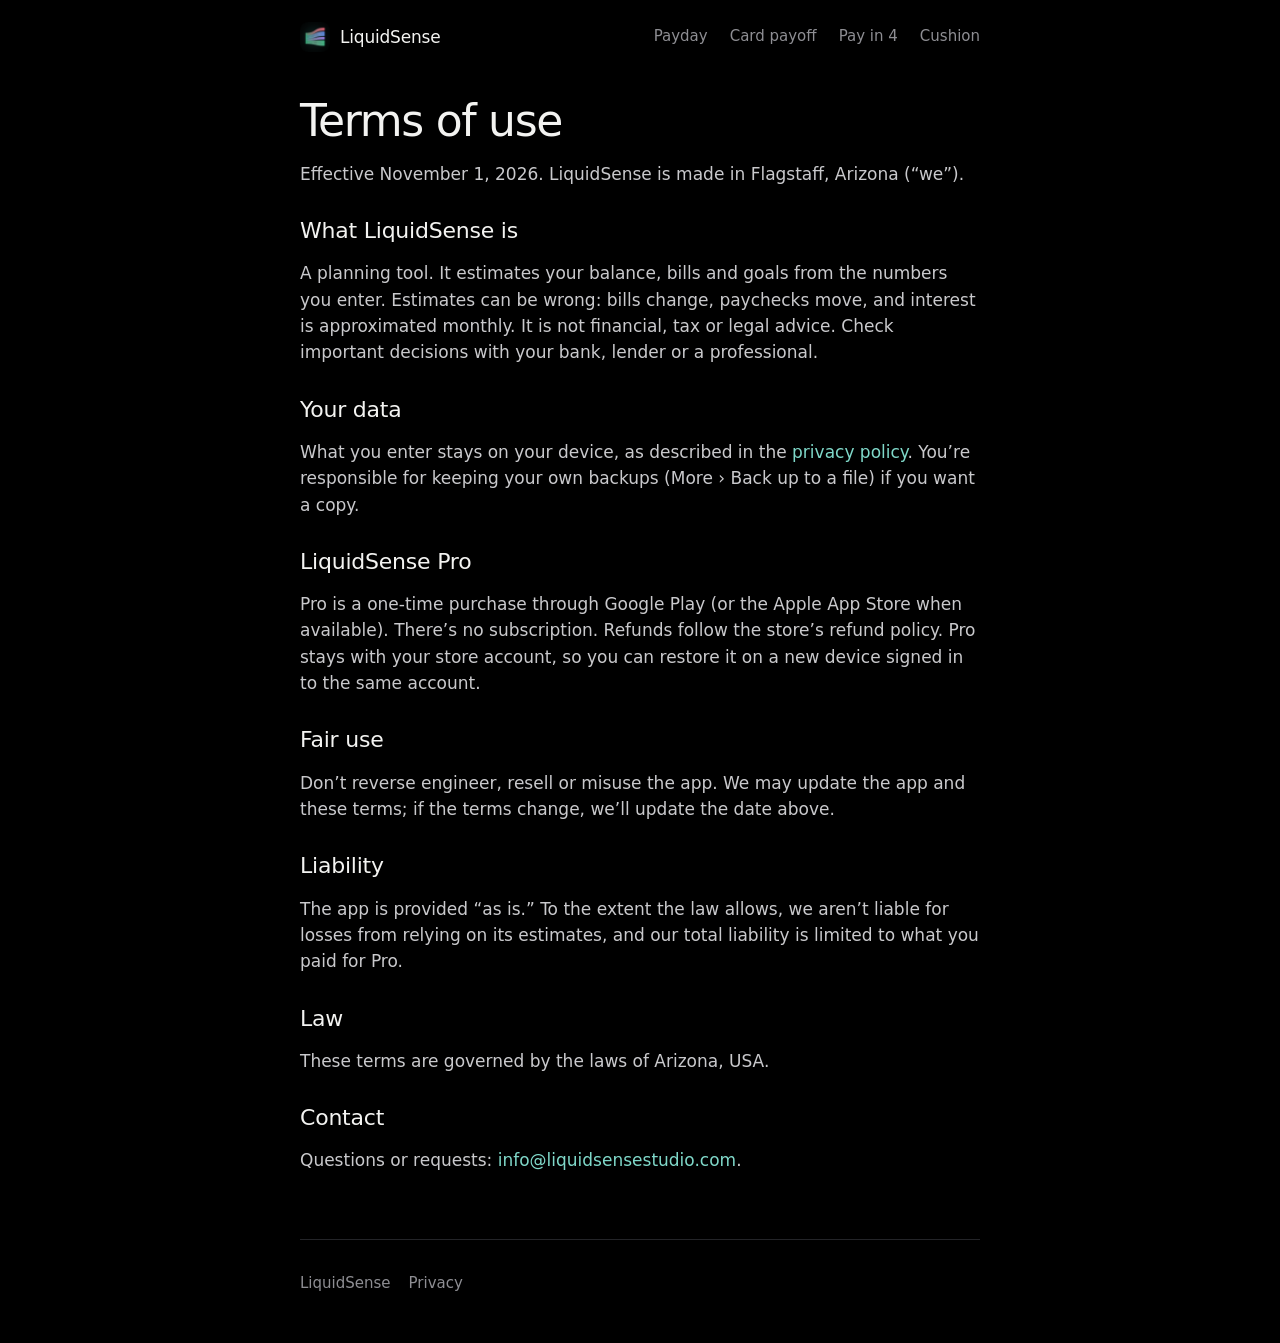
<file: terms.html>
<!doctype html>
<html lang="en">
<head>
<meta charset="utf-8">
<meta name="viewport" content="width=device-width, initial-scale=1">
<title>Terms of Use | LiquidSense</title>
<meta name="description" content="The terms for using LiquidSense.">
<link rel="icon" href="assets/icon.png">
<link rel="stylesheet" href="styles.css">
</head>
<body>
<div class="wrap narrow">
  <header class="top">
    <a class="brand" href="./"><img src="assets/icon.png" alt="">LiquidSense</a>
    <nav><a href="calculator.html">Payday</a><a href="credit-card-payoff.html">Card payoff</a><a href="pay-in-4.html">Pay in 4</a><a href="checking-cushion.html">Cushion</a></nav>
  </header>
  <main class="prose">
    <h1>Terms of use</h1>
    <p class="muted">Effective November 1, 2026. LiquidSense is made in Flagstaff, Arizona (“we”).</p>

    <h2>What LiquidSense is</h2>
    <p>A planning tool. It estimates your balance, bills and goals from the numbers you enter. Estimates can be wrong: bills change, paychecks move, and interest is approximated monthly. It is not financial, tax or legal advice. Check important decisions with your bank, lender or a professional.</p>

    <h2>Your data</h2>
    <p>What you enter stays on your device, as described in the <a href="privacy.html">privacy policy</a>. You’re responsible for keeping your own backups (More › Back up to a file) if you want a copy.</p>

    <h2>LiquidSense Pro</h2>
    <p>Pro is a one-time purchase through Google Play (or the Apple App Store when available). There’s no subscription. Refunds follow the store’s refund policy. Pro stays with your store account, so you can restore it on a new device signed in to the same account.</p>

    <h2>Fair use</h2>
    <p>Don’t reverse engineer, resell or misuse the app. We may update the app and these terms; if the terms change, we’ll update the date above.</p>

    <h2>Liability</h2>
    <p>The app is provided “as is.” To the extent the law allows, we aren’t liable for losses from relying on its estimates, and our total liability is limited to what you paid for Pro.</p>

    <h2>Law</h2>
    <p>These terms are governed by the laws of Arizona, USA.</p>

    <h2>Contact</h2>
    <p>Questions or requests: <a href="mailto:info@liquidsensestudio.com">info@liquidsensestudio.com</a>.</p>
  </main>
  <footer><a href="./">LiquidSense</a><a href="privacy.html">Privacy</a></footer>
</div>
</body>
</html>
</file>
<file: styles.css>
/* LiquidSense: the app's look on the web. True black, celadon water, light type, hairlines. */
:root {
  --water-soft: rgba(127, 216, 201, 0.14);
  --short-soft: rgba(229, 86, 106, 0.14);
  --bg: #000;
  --surface: #0e0f11;
  --sunken: #17181b;
  --ink: #f3f3f1;
  --muted: #8e8e93;
  --line: #232428;
  --water: #7fd8c9;
  --good: #4cc995;
  --short: #e5566a;
  --gold: #e3b04b;
  --want: #9a7cf2;
}
* { box-sizing: border-box; }
html { -webkit-text-size-adjust: 100%; }
body {
  margin: 0;
  background: var(--bg);
  color: var(--ink);
  font: 400 17px/1.55 system-ui, -apple-system, "Segoe UI", Roboto, sans-serif;
  font-variant-numeric: tabular-nums;
}
a { color: var(--water); text-decoration: none; }
a:hover { text-decoration: underline; }
a:focus-visible, .btn:focus-visible { outline: 2px solid var(--water); outline-offset: 3px; border-radius: 8px; }
.wrap { max-width: 1080px; margin: 0 auto; padding: 0 20px; }
.narrow { max-width: 720px; }
.muted { color: var(--muted); }

.top { display: flex; align-items: center; gap: 24px; padding: 22px 0; }
.top img { width: 30px; height: 30px; border-radius: 8px; display: block; }
.brand { display: flex; align-items: center; gap: 10px; color: var(--ink); font-weight: 500; letter-spacing: -0.2px; }
.top nav { margin-left: auto; display: flex; flex-wrap: wrap; justify-content: flex-end; gap: 6px 22px; font-size: 15px; }
.top nav a[aria-current] { color: var(--ink, inherit); font-weight: 600; }
.top nav a { color: var(--muted); }

h1, h2, h3 { margin: 0; font-weight: 300; letter-spacing: -0.03em; }
h1 { font-size: clamp(40px, 6vw, 64px); line-height: 1.04; }
h2 { font-size: clamp(28px, 4vw, 40px); line-height: 1.1; }
h3 { font-size: 18px; font-weight: 500; letter-spacing: -0.01em; }
.lead { color: #c9c9cc; font-size: 19px; max-width: 34em; margin: 22px 0 0; }

.hero { display: grid; grid-template-columns: 1.1fr 0.9fr; gap: 56px; align-items: center; padding: 48px 0 72px; }
.cta { display: flex; align-items: center; gap: 22px; margin-top: 30px; flex-wrap: wrap; }
.btn { display: inline-block; background: var(--ink); color: #000; padding: 12px 22px; border-radius: 12px; font-weight: 500; }
.btn:hover { text-decoration: none; opacity: 0.88; }
.btn.secondary { background: transparent; color: var(--ink); border: 1px solid var(--line); }
.link { color: var(--muted); }
.promises { list-style: none; padding: 0; margin: 28px 0 0; display: flex; flex-wrap: wrap; gap: 8px 18px; font-size: 14px; color: var(--muted); }
.promises li::before { content: "✓"; color: var(--good); margin-right: 6px; }

.phone { margin: 0; justify-self: center; }
.phone img {
  display: block; width: min(340px, 80vw); border-radius: 36px; border: 1px solid var(--line);
  box-shadow: 0 40px 120px rgba(127, 216, 201, 0.12);
}

.why { border-top: 1px solid var(--line); border-bottom: 1px solid var(--line); padding: 40px 0; }
.why p { margin: 0; font-size: clamp(22px, 3vw, 30px); font-weight: 300; letter-spacing: -0.02em; line-height: 1.3; max-width: 30em; }
.why strong { font-weight: 500; color: var(--water); }

.features { display: grid; grid-template-columns: repeat(3, 1fr); gap: 40px 48px; padding: 72px 0; }
.features p { color: var(--muted); margin: 8px 0 0; font-size: 16px; }

.second { display: grid; grid-template-columns: 0.9fr 1.1fr; gap: 56px; align-items: center; padding: 24px 0 88px; }
.second p { color: #c9c9cc; max-width: 32em; }

footer { border-top: 1px solid var(--line); padding: 32px 0 48px; font-size: 15px; color: var(--muted); }
footer p { margin: 6px 0; }
footer a { margin-right: 18px; color: var(--muted); }

/* Text pages: privacy, terms, creators */
.prose { padding: 24px 0 48px; }
.prose h1 { font-size: 44px; margin-bottom: 8px; }
.prose h2 { font-size: 22px; font-weight: 500; margin-top: 32px; letter-spacing: -0.01em; }
.prose p, .prose li { color: #c9c9cc; }

/* Calculator */
.calc { display: grid; grid-template-columns: 1fr 1fr; gap: 32px; padding: 8px 0 56px; align-items: start; }
.card { background: var(--surface); border: 1px solid var(--line); border-radius: 20px; padding: 22px; }
label { display: block; font-size: 14px; color: var(--muted); margin: 0 0 6px; }
input, select {
  width: 100%; font: inherit; color: var(--ink); background: transparent;
  border: 1px solid var(--line); border-radius: 10px; padding: 10px 12px;
}
.field { margin-bottom: 16px; }
.two { display: grid; grid-template-columns: 1fr 1fr; gap: 12px; }
.bill { display: grid; grid-template-columns: 1fr 96px 66px 28px; gap: 6px; align-items: center; padding: 8px 0; border-bottom: 1px solid var(--line); }
.bill input { padding: 8px 10px; font-size: 16px; }
.bill .due { grid-column: 1 / 3; }
.tag { font: inherit; font-size: 13px; font-weight: 500; border-radius: 999px; padding: 4px 10px; background: transparent; cursor: pointer; }
.tag.need { color: var(--ink); border: 1.5px solid var(--ink); }
.tag.want { color: var(--want); border: 1.5px solid var(--want); }
.x { background: none; border: 0; color: var(--muted); font-size: 22px; cursor: pointer; }
#result svg { width: 100%; height: auto; margin: 12px 0; }
.fill-ok { fill: var(--water-soft); } .line-ok { fill: none; stroke: var(--water); stroke-width: 2; }
.fill-short { fill: var(--short); opacity: .3; } .line-short { fill: none; stroke: var(--short); stroke-width: 2.5; }
.zero { stroke: var(--muted); stroke-dasharray: 3 4; }
.band { fill: var(--short-soft); }
.label { fill: var(--short); font-size: 13px; font-weight: 500; }
.axis { fill: var(--muted); font-size: 12px; }
.plan { background: var(--short-soft); border-radius: 14px; padding: 16px 18px; margin-top: 8px; }
.plan ul { list-style: none; padding: 0; margin: 0 0 8px; }
.plan li { display: flex; justify-content: space-between; padding: 6px 0; border-bottom: 1px solid var(--line); }

.ok { color: var(--good); font-weight: 500; }
.result { font-size: 40px; font-weight: 300; letter-spacing: -0.03em; margin-top: 12px; }
.short { color: var(--short); }
input:focus, select:focus { outline: none; border-color: var(--water); }

@media (max-width: 820px) {
  .hero, .second { grid-template-columns: 1fr; gap: 40px; padding-top: 24px; }
  .second .phone { order: 2; }
  .features { grid-template-columns: 1fr; gap: 28px; padding: 48px 0; }
  .calc, .two { grid-template-columns: 1fr; }
  .top nav { gap: 14px; }
}
@media (max-width: 560px) {
  .top { flex-wrap: wrap; row-gap: 10px; }
  .top nav { margin-left: 0; width: 100%; justify-content: flex-start; gap: 6px 14px; font-size: 14px; }
}
@media (prefers-reduced-motion: reduce) { * { scroll-behavior: auto; } }

.btn.soon { background: transparent; color: var(--ink); border: 1px solid var(--line); cursor: default; }
.btn.soon:hover { opacity: 1; }
.launch { margin: 18px 0 0; color: var(--muted); font-size: 15px; }
.launch strong { color: var(--water); font-weight: 500; }

/* Bilingual */
.eyebrow { display: flex; align-items: center; gap: 8px; flex-wrap: wrap; margin: 0 0 18px; color: var(--muted); font-size: 14px; }
.eyebrow span { border: 1px solid var(--line); border-radius: 999px; padding: 3px 10px; color: var(--water); font-weight: 500; }
.both { display: grid; grid-template-columns: 1fr 1fr; gap: 48px; align-items: center; padding: 64px 0 24px; }
.both-text p { color: #c9c9cc; max-width: 30em; }
.both-text .muted { color: var(--muted); }
.pair { display: grid; grid-template-columns: 1fr 1fr; gap: 16px; }
.pair figure { margin: 0; }
.pair img { display: block; width: 100%; height: auto; border-radius: 22px; border: 1px solid var(--line); }
.pair figcaption { margin-top: 8px; text-align: center; color: var(--muted); font-size: 14px; }
@media (max-width: 820px) { .both { grid-template-columns: 1fr; gap: 28px; padding-top: 40px; } }
</file>
